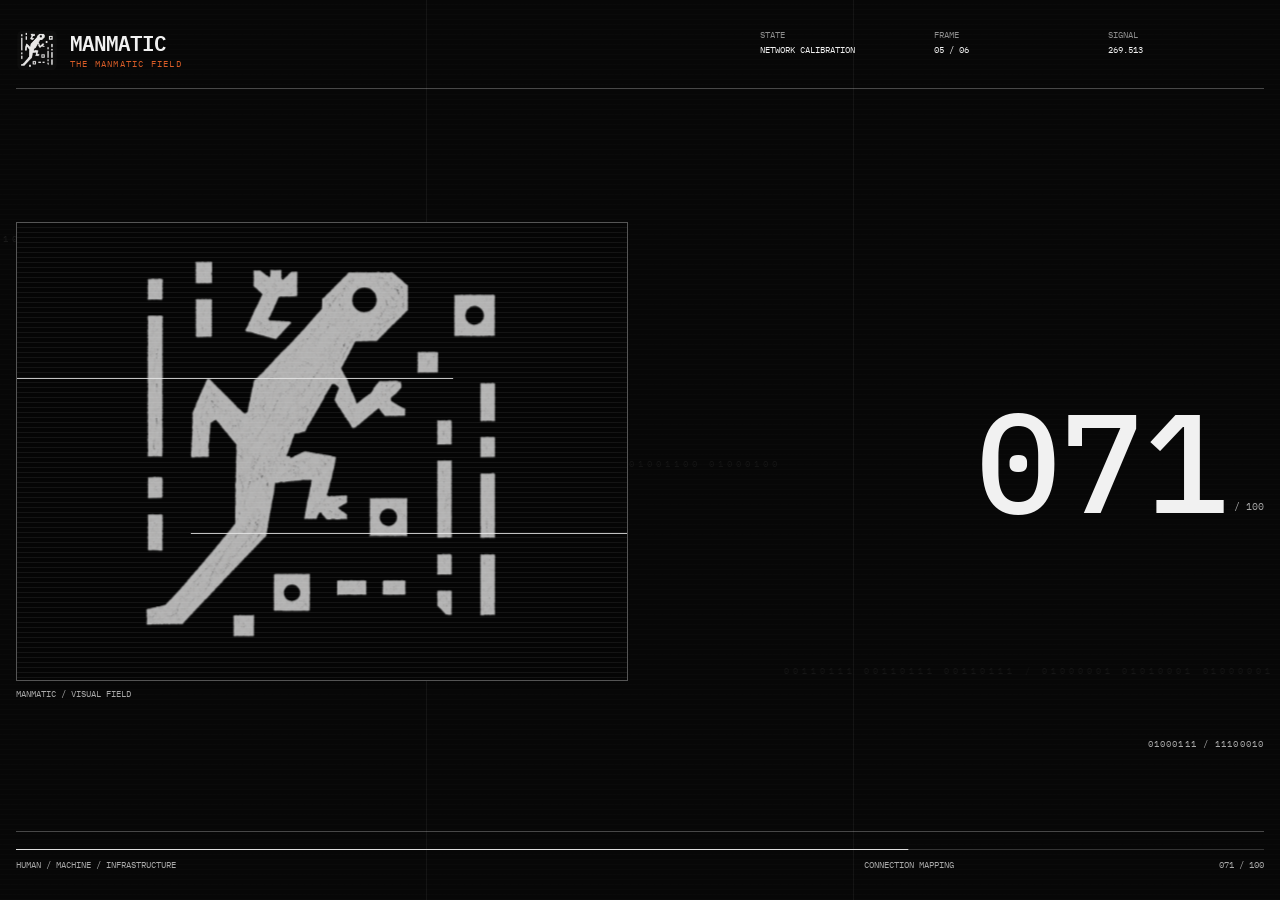
<file: index.html>
<!DOCTYPE html>
<html lang="en">
<head>
<meta charset="UTF-8">
<meta name="viewport" content="width=device-width, initial-scale=1.0">
<title>THE MANMaTIC FIELD | Human–Machine Integration Institution</title>
<meta name="description" content="ManMaTIC Institute is an independent architectural project by Ahmad Al-Hadidii, proposing a site-specific prospective institution for human–machine integration in Aqaba, Jordan.">
<meta name="keywords" content="ManMaTIC, Man Machine Technology Infrastructure Collaboration, Prospective, Ahmad Al-Hadidii, Aqaba, Jordan, human-machine integration, architecture, intelligent machines, governance">
<meta name="author" content="Ahmad Al-Hadidii">
<meta name="creator" content="Ahmad Al-Hadidii">
<meta name="publisher" content="Prospective by Ahmad Al-Hadidii">
<meta name="application-name" content="THE MANMaTIC FIELD">
<meta name="copyright" content="Ahmad Al-Hadidii / Prospective">
<meta name="robots" content="index,follow,max-snippet:-1,max-image-preview:large,max-video-preview:-1">
<meta name="theme-color" content="#070707">
<link rel="canonical" href="https://www.manmatic.institute/">

<link rel="icon" href="/favicon.ico?v=2" sizes="any">
<link rel="icon" type="image/png" sizes="16x16" href="/favicon-16x16.png?v=2">
<link rel="icon" type="image/png" sizes="32x32" href="/favicon-32x32.png?v=2">
<link rel="icon" type="image/png" sizes="48x48" href="/favicon-48x48.png?v=2">
<link rel="icon" type="image/png" sizes="192x192" href="/favicon-192x192.png?v=2">
<link rel="apple-touch-icon" sizes="180x180" href="/apple-touch-icon.png?v=2">
<link rel="manifest" href="/site.webmanifest?v=2">

<meta property="og:type" content="website">
<meta property="og:site_name" content="THE MANMaTIC FIELD">
<meta property="og:title" content="THE MANMaTIC FIELD | Human–Machine Integration Institution">
<meta property="og:description" content="An independent architectural project by Ahmad Al-Hadidii: a site-specific prospective institution for human–machine integration in Aqaba, Jordan.">
<meta property="og:url" content="https://www.manmatic.institute/">
<meta property="og:image" content="https://www.manmatic.institute/logo-white.png">
<meta property="og:locale" content="en_US">
<meta property="og:locale:alternate" content="ar_JO">

<meta name="twitter:card" content="summary">
<meta name="twitter:title" content="THE MANMaTIC FIELD | Human–Machine Integration Institution">
<meta name="twitter:description" content="An independent architectural project by Ahmad Al-Hadidii: a site-specific prospective institution for human–machine integration in Aqaba, Jordan.">
<meta name="twitter:image" content="https://www.manmatic.institute/logo-white.png">

<script type="application/ld+json">
{
  "@context": "https://schema.org",
  "@type": "CreativeWork",
  "name": "THE MANMaTIC FIELD",
  "alternateName": "ManMaTIC Human–Machine Field",
  "url": "https://www.manmatic.institute/",
  "author": {
    "@type": "Person",
    "name": "Ahmad Al-Hadidii"
  },
  "description": "ManMaTIC Institute is an independent architectural project by Ahmad Al-Hadidii and a site-specific prospective institution for human–machine integration in Aqaba, Jordan.",
  "keywords": [
    "ManMaTIC",
    "Human–Machine Integration",
    "Prospective Institution",
    "Aqaba",
    "Architectural Project",
    "Ahmad Al-Hadidii"
  ],
  "inLanguage": "en",
  "isBasedOn": {
    "@type": "Place",
    "name": "Aqaba, Jordan"
  }
}
</script>
<link rel="preconnect" href="https://fonts.googleapis.com">
<link rel="preconnect" href="https://fonts.gstatic.com" crossorigin>
<link href="https://fonts.googleapis.com/css2?family=IBM+Plex+Mono:wght@400;500;600&family=IBM+Plex+Sans:wght@400;500;600&display=swap" rel="stylesheet">
<link rel="stylesheet" href="./styles.css?v=47">
</head>
<body>
<div id="bg"></div>
<canvas id="canvas"></canvas>
<div class="noise"></div>
<div class="scan"></div>

<div id="loading" class="portfolio-loader" role="status" aria-label="Initializing the ManMaTIC project field">
  <p class="visually-hidden" id="loading-announcement" aria-live="polite">ManMaTIC project field initialization in progress.</p>
  <div class="l-binary" aria-hidden="true">
    <span class="l-binary-stream l-binary-one">01001101 01000001 01001110 01001101 01000001 01010100 01001001 01000011</span>
    <span class="l-binary-stream l-binary-two">00110111 00110111 00110111 / 01000001 01010001 01000001 01000010 01000001</span>
    <span class="l-binary-stream l-binary-three">01000011 01001111 01010010 01000101 / 01000110 01001001 01000101 01001100 01000100</span>
  </div>
  <div class="l-grid" aria-hidden="true">
    <header class="l-header">
      <div class="l-identity">
        <img class="l-mark" src="./logo-white.png" width="1536" height="1536" alt="" aria-hidden="true">
        <div>
          <p class="l-brand" id="loading-name">MANMATIC</p>
          <p class="l-kicker">THE MANMATIC FIELD</p>
        </div>
      </div>
      <dl>
        <div><dt>STATE</dt><dd id="loading-state">SYSTEM INITIALIZATION</dd></div>
        <div><dt>FRAME</dt><dd id="loading-frame">01 / 06</dd></div>
        <div><dt>SIGNAL</dt><dd id="loading-signal">000.000</dd></div>
      </dl>
    </header>

    <div class="l-field">
      <figure class="l-preview">
        <div class="l-preview-image">
          <img src="./logo-white.png" width="1536" height="1536" alt="">
          <span class="l-preview-scan"></span>
          <span class="l-preview-slice l-preview-slice-one"></span>
          <span class="l-preview-slice l-preview-slice-two"></span>
        </div>
        <figcaption><span>MANMATIC / VISUAL FIELD</span></figcaption>
      </figure>
      <div class="l-counter"><span id="loading-progress">000</span><small>/ 100</small></div>
      <p class="l-active-binary" id="loading-active-binary">00000000 / 00000000</p>
    </div>

    <footer class="l-footer">
      <div class="l-progress-track"><span id="loading-progress-bar"></span></div>
      <div class="l-footer-meta">
        <p>HUMAN / MACHINE / INFRASTRUCTURE</p>
        <p id="loading-phase">ARCHIVE ACCESS</p>
        <p><span id="loading-progress-secondary">000</span> / 100</p>
      </div>
    </footer>
  </div>
</div>

<div id="hdr">
  <div id="hdr-left">
    <div class="brand-wrap">
      <a class="brand-project-link" href="https://www.ahmadalhadidii.manmatic.institute/project.html?project=project-01" target="_blank" rel="noopener noreferrer" aria-label="Open the ManMaTIC project in Ahmad Alhadidii's portfolio">
        <img class="brand-mark" src="./logo-white.png" width="1536" height="1536" alt="" aria-hidden="true">
        <h1 class="brand">MANMATIC</h1>
      </a>
      <div class="brand-mini">Man . Machine . Technology . Infrastructure - Collaboration</div>
    </div>
    <div class="brand-sub"><a class="portfolio-link" href="https://www.ahmadalhadidii.manmatic.institute/" target="_blank" rel="noopener noreferrer" aria-label="Visit Ahmad Alhadidii's architecture and design portfolio">Ahmad Alhadidii</a> - Prospective Human-Machine Integration Institute</div>
    <div id="project-strip">
      <details class="project-details">
        <summary>PROJECT INFO</summary>
        <div class="project-brief-popover">
          <div class="project-brief-title">THE MANMATIC FIELD</div>
          <p><b>ManMaTIC</b> is a site-specific institution organized around one primary aim: <b>to prepare humans to understand, train with, and work alongside intelligent machines</b> before those systems enter real operation.</p>
          <p>Through architecture, the project translates this relationship into <b>a spatial system of preparation, oversight, and gradual integration</b>.</p>
        </div>
      </details>
      <div id="legend" aria-label="Reading key">
        <div class="lg-title">READING KEY</div>
        <div class="lg-item"><span class="lg-line strong"></span>design process</div>
        <div class="lg-item"><span class="lg-line soft"></span>knowledge links</div>
        <div class="lg-item"><span class="lg-dot core"></span>ManMaTIC core</div>
        <div class="lg-item"><span class="lg-dot hub"></span>hub / evidence</div>
      </div>
    </div>
  </div>
  <div id="hdr-right">
    <button class="hbtn on" id="btn-rot">Rotate</button>
    <button class="hbtn on" id="btn-labels">Labels</button>
    <button class="hbtn" id="btn-search">Search</button>
    <button class="hbtn" id="btn-reset">Reset</button>
  </div>
</div>

<div id="srch"><input id="search-input" type="text" placeholder="Search project map..."></div>

<div id="rail">
  <div class="rail-card data-card">
    <div class="rail-title">PROJECT DEVELOPMENT DATA</div>
    <div id="stats">
      <div class="st"><div class="st-n">377</div><div class="st-l">Inputs Traced</div></div>
      <div class="st"><div class="st-n">86</div><div class="st-l">RESEARCH LINES</div></div>
      <div class="st"><div class="st-n">8419</div><div class="st-l">SIGNALS PROCESSED</div></div>
      <div class="st"><div class="st-n">401</div><div class="st-l">Conceptual Nodes</div></div>
      <div class="st"><div class="st-n">280</div><div class="st-l">Design Iterations</div></div>
      <div class="st"><div class="st-n">112</div><div class="st-l">Reviewed Boards</div></div>
      <div class="st"><div class="st-n">74</div><div class="st-l">Case-Study References</div></div>
      <div class="st"><div class="st-n">120</div><div class="st-l">Research + Technical Sources</div></div>
      <div class="st"><div class="st-n">2108</div><div class="st-l">Conceptual Connections</div></div>
    </div>
  </div>

  <div id="method" class="rail-card">
    <div class="m-title">DESIGN PROCESS</div>
    <p><b><a class="portfolio-link" href="https://www.ahmadalhadidii.manmatic.institute/" target="_blank" rel="noopener noreferrer" aria-label="Visit Ahmad Alhadidii's architecture and design portfolio">Ahmad Alhadidii</a></b> is the architectural author and final decision-maker of this project, setting direction, evaluating alternatives, and approving what enters the design. <b>Orion</b> worked as a design-thinking partner in idea development, option testing, and decision refinement. The collaboration between Ahmad and Orion reflected the <b>prospective perspective of the project</b>. As a result, every accepted line in the plan and every design decision came through discussion, critical thinking, and research before adoption, while <b>the final architectural decision always remained Ahmad's</b>.</p>
  </div>
</div>

<div id="filter-wrap">
  <button class="f-arrow" id="filter-prev">&lt;</button>
  <div id="filters"></div>
  <button class="f-arrow" id="filter-next">&gt;</button>
</div>
<div id="filter-note"><b>Every node in the graph</b> reflects the impact of <b>design decisions</b> discussed throughout the process. <b>Every line in the plan</b>, and <b>every idea within the project</b>, emerged through <b>critical thinking, research, questioning, and refinement</b>, turning the graph into a <b>visible evidence trail</b> of the <b>design process</b>.</div>

<div id="mobilePanelBar">
  <div class="mp-title" id="mp-title"></div>
  <button class="mp-close" type="button" aria-label="Close popup">x</button>
  <div class="mp-tag" id="mp-tag"></div>
</div>

<div id="panel">
  <div class="p-head" id="p-drag-handle">
    <div class="p-head-main">
      <div class="p-title" id="p-title"></div>
      <button class="p-close" id="p-close" type="button" aria-label="Close popup">x</button>
    </div>
    <div class="p-tag" id="p-tag"></div>
  </div>
  <div class="p-scroll" id="p-scroll">
    <div class="p-prev" id="p-prev"></div>
    <div class="p-meta" id="p-meta"></div>
  </div>
</div>

<div id="nodeModal">ل
  <div id="nodeModalHead">
    <div class="nm-left">
      <div id="nm-title"></div>
      <div id="nm-tag"></div>
    </div>
    <button id="nm-close" type="button" aria-label="Close popup">x</button>
  </div>
  <div id="nodeModalScroll">
    <div id="nm-body"></div>
    <div id="nm-meta"></div>
  </div>
</div>

<div class="credit">
  <a class="author-mark" href="https://www.ahmadalhadidii.manmatic.institute/" target="_blank" rel="noopener noreferrer" aria-label="Visit Ahmad Alhadidii's portfolio">AHMAD ALHADIDII</a>
  <span class="field-credit">THE MANMaTIC FIELD</span>
</div>
<script src="./scripts.js?v=30"></script>
<script src="./scripts.competition.upgrade.js?v=40"></script>
</body>
</html>
</file>
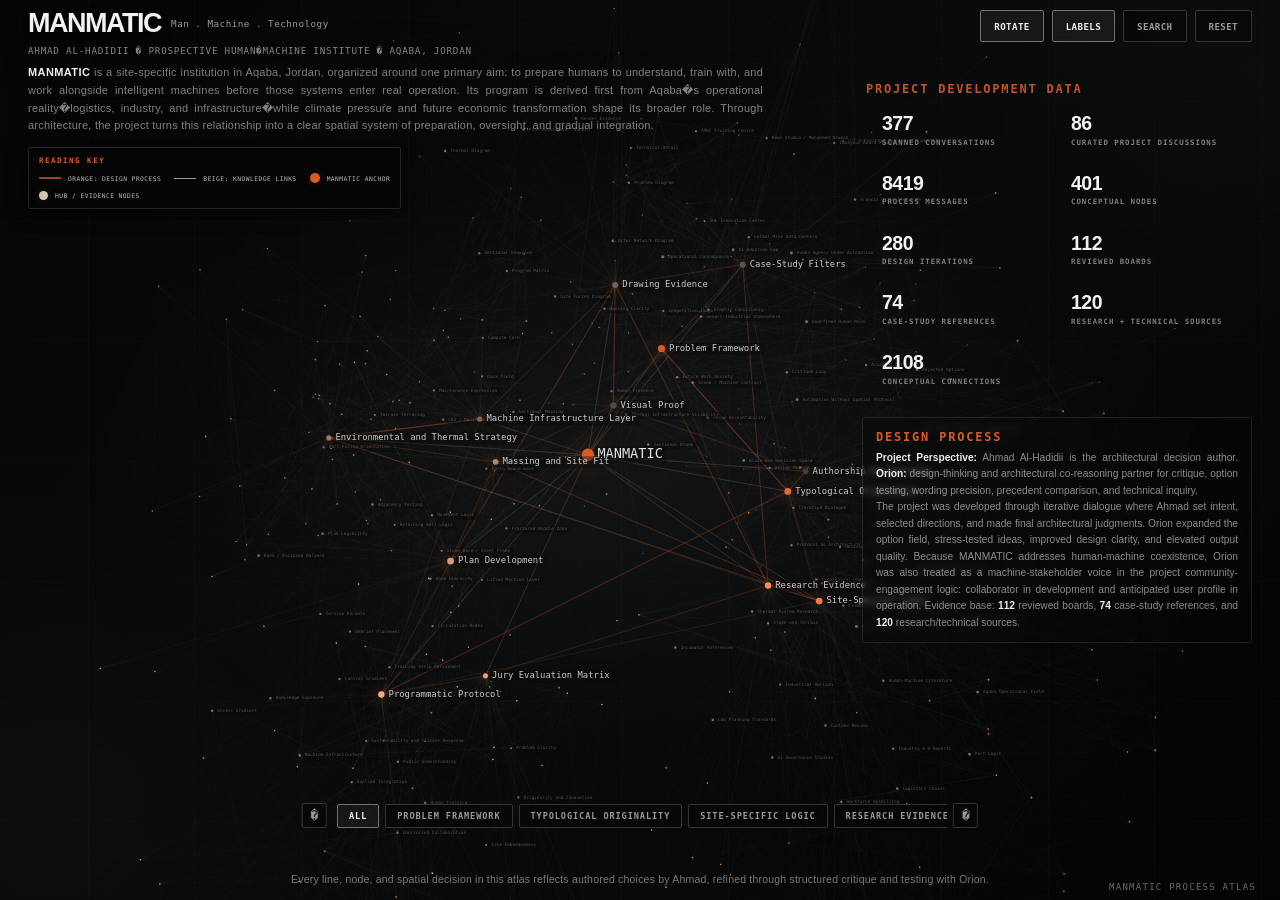
<file: Index-old-color.html>
<!DOCTYPE html>
<html lang="en">
<head>
<meta charset="UTF-8"><meta name="viewport" content="width=device-width, initial-scale=1.0">
<title>MANMATIC PROCESS ATLAS</title>
<link rel="stylesheet" href="./styles.css"></head>
<body><div id="bg"></div><canvas id="canvas"></canvas><div class="noise"></div><div class="scan"></div>
<div id="loading"><div class="l-brand">MANMATIC</div><div class="l-sub">MANMATIC PROCESS ATLAS</div><div class="l-bar"><div class="l-fill"></div></div><div class="l-count">377 conversations � 416 nodes � 2108 connections</div></div>
<div id="hdr"><div id="hdr-left"><div class="brand-wrap"><div class="brand">MANMATIC</div><div class="brand-mini">Man . Machine . Technology</div></div><div class="brand-sub">Ahmad Al-Hadidii � Prospective Human�Machine Institute � Aqaba, Jordan</div><div class="brand-desc"><b>MANMATIC</b> is a site-specific institution in Aqaba, Jordan, organized around one primary aim: to prepare humans to understand, train with, and work alongside intelligent machines before those systems enter real operation. Its program is derived first from Aqaba�s operational reality�logistics, industry, and infrastructure�while climate pressure and future economic transformation shape its broader role. Through architecture, the project turns this relationship into a clear spatial system of preparation, oversight, and gradual integration.</div><div id="legend"><div class="lg-title">Reading Key</div><div class="lg-item"><span class="lg-line strong"></span>orange: design process</div><div class="lg-item"><span class="lg-line soft"></span>beige: knowledge links</div><div class="lg-item"><span class="lg-dot core"></span>manmatic anchor</div><div class="lg-item"><span class="lg-dot hub"></span>hub / evidence nodes</div></div></div><div id="hdr-right"><button class="hbtn on" id="btn-rot" onclick="toggleRot()">Rotate</button><button class="hbtn on" id="btn-labels" onclick="toggleLabels()">Labels</button><button class="hbtn" onclick="toggleSrch()">Search</button><button class="hbtn" onclick="resetAll()">Reset</button></div></div>

<div id="srch"><input type="text" placeholder="Search project map..." oninput="doSearch(this.value)"/></div>
<div id="rail">
  <div class="rail-card data-card">
    <div class="rail-title">PROJECT DEVELOPMENT DATA</div>
    <div id="stats">
    <div class="st"><div class="st-n">377</div><div class="st-l">Scanned Conversations</div></div>
    <div class="st"><div class="st-n">86</div><div class="st-l">Curated Project Discussions</div></div>
    <div class="st"><div class="st-n">8419</div><div class="st-l">Process Messages</div></div>
    <div class="st"><div class="st-n">401</div><div class="st-l">Conceptual Nodes</div></div>
    <div class="st"><div class="st-n">280</div><div class="st-l">Design Iterations</div></div>
    <div class="st"><div class="st-n">112</div><div class="st-l">Reviewed Boards</div></div>
    <div class="st"><div class="st-n">74</div><div class="st-l">Case-Study References</div></div>
    <div class="st"><div class="st-n">120</div><div class="st-l">Research + Technical Sources</div></div>
    <div class="st"><div class="st-n">2108</div><div class="st-l">Conceptual Connections</div></div>
    </div>
  </div>
  <div id="method" class="rail-card"><div class="m-title">DESIGN PROCESS</div><p><b>Project Perspective:</b> Ahmad Al-Hadidii is the architectural decision author. <b>Orion:</b> design-thinking and architectural co-reasoning partner for critique, option testing, wording precision, precedent comparison, and technical inquiry.</p><p>The project was developed through iterative dialogue where Ahmad set intent, selected directions, and made final architectural judgments. Orion expanded the option field, stress-tested ideas, improved design clarity, and elevated output quality. Because MANMATIC addresses human-machine coexistence, Orion was also treated as a machine-stakeholder voice in the project community-engagement logic: collaborator in development and anticipated user profile in operation. Evidence base: <b>112</b> reviewed boards, <b>74</b> case-study references, and <b>120</b> research/technical sources.</p></div>
<div id="filter-wrap"><button class="f-arrow" onclick="scrollFilters(-1)">�</button><div id="filters"></div><button class="f-arrow" onclick="scrollFilters(1)">�</button></div><div id="filter-note">Every line, node, and spatial decision in this atlas reflects authored choices by Ahmad, refined through structured critique and testing with Orion.</div><div id="mobilePanelBar"><div class="mp-title" id="mp-title"></div><button class="mp-close" type="button" aria-label="Close popup" onclick="closePanel()" ontouchend="event.stopPropagation(); closePanel();">?</button><div class="mp-tag" id="mp-tag"></div></div><div id="panel"><div class="p-head" id="p-drag-handle"><div class="p-head-main"><div class="p-title" id="p-title"></div><button class="p-close" id="p-close" type="button" aria-label="Close popup">?</button></div><div class="p-tag" id="p-tag"></div></div><div class="p-scroll" id="p-scroll"><div class="p-prev" id="p-prev"></div><div class="p-meta" id="p-meta"></div></div></div><div id="nodeModal"><div id="nodeModalHead"><div class="nm-left"><div id="nm-title"></div><div id="nm-tag"></div></div><button id="nm-close" type="button" aria-label="Close popup">?</button></div><div id="nodeModalScroll"><div id="nm-body"></div><div id="nm-meta"></div></div></div><div class="credit">MANMATIC PROCESS ATLAS</div>
<script src="./scripts-old-color.js"></script>














</body></html>
</file>
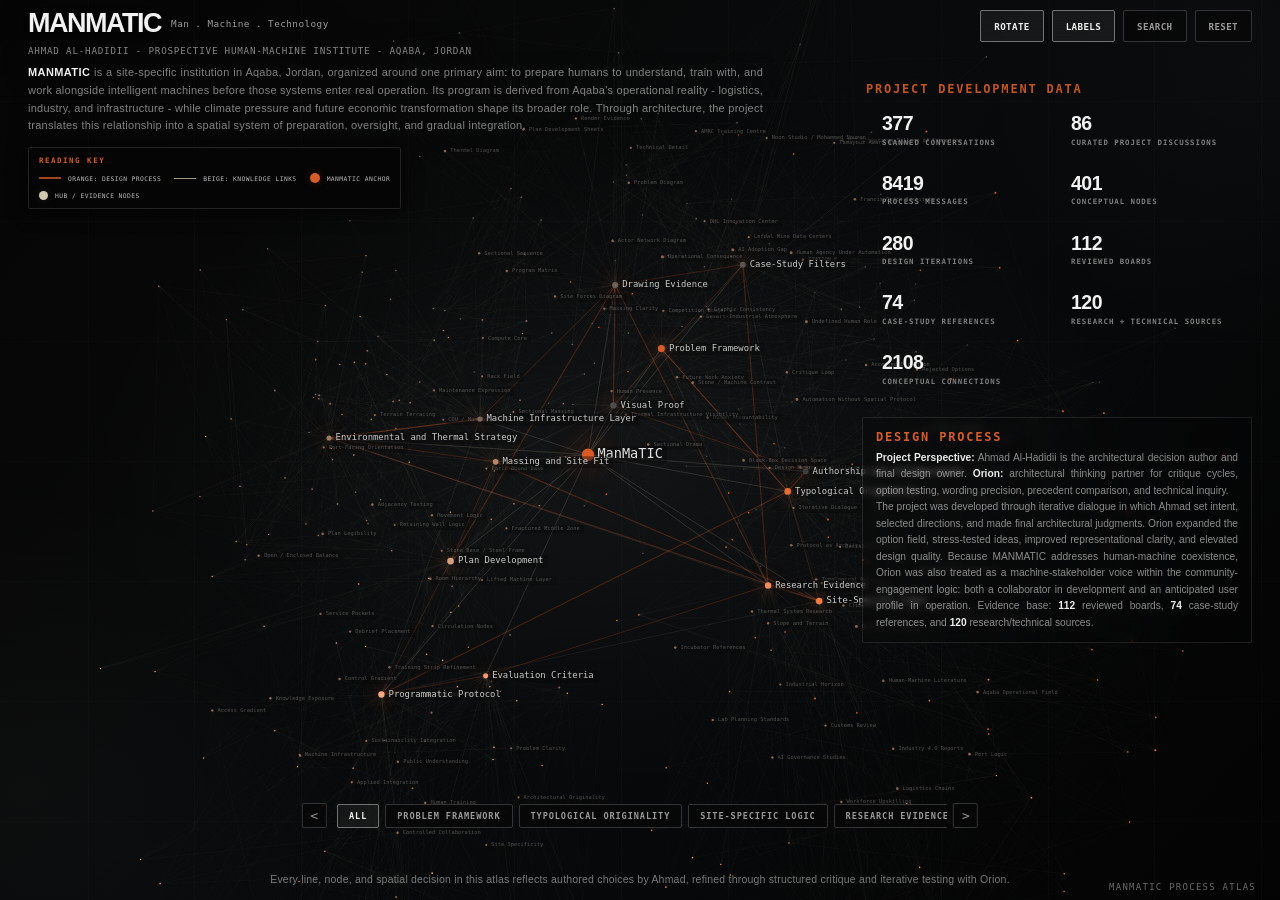
<file: index.heavy.backup.html>
<!DOCTYPE html>
<html lang="en">
<head>
<meta charset="UTF-8">
<meta name="viewport" content="width=device-width, initial-scale=1.0">
<title>MANMATIC PROCESS ATLAS</title>
<link rel="stylesheet" href="./styles.css">
</head>
<body>
<div id="bg"></div>
<canvas id="canvas"></canvas>
<div class="noise"></div>
<div class="scan"></div>

<div id="loading">
  <div class="l-brand">MANMATIC</div>
  <div class="l-sub">MANMATIC PROCESS ATLAS</div>
  <div class="l-bar"><div class="l-fill"></div></div>
  <div class="l-count">377 conversations - 416 nodes - 2108 connections</div>
</div>

<div id="hdr">
  <div id="hdr-left">
    <div class="brand-wrap">
      <div class="brand">MANMATIC</div>
      <div class="brand-mini">Man . Machine . Technology</div>
    </div>
    <div class="brand-sub">Ahmad Al-Hadidii - Prospective Human-Machine Institute - Aqaba, Jordan</div>
    <div class="brand-desc"><b>MANMATIC</b> is a site-specific institution in Aqaba, Jordan, organized around one primary aim: to prepare humans to understand, train with, and work alongside intelligent machines before those systems enter real operation. Its program is derived from Aqaba's operational reality - logistics, industry, and infrastructure - while climate pressure and future economic transformation shape its broader role. Through architecture, the project translates this relationship into a spatial system of preparation, oversight, and gradual integration.</div>
    <div id="legend">
      <div class="lg-title">Reading Key</div>
      <div class="lg-item"><span class="lg-line strong"></span>orange: design process</div>
      <div class="lg-item"><span class="lg-line soft"></span>beige: knowledge links</div>
      <div class="lg-item"><span class="lg-dot core"></span>manmatic anchor</div>
      <div class="lg-item"><span class="lg-dot hub"></span>hub / evidence nodes</div>
    </div>
  </div>
  <div id="hdr-right">
    <button class="hbtn on" id="btn-rot" onclick="toggleRot()">Rotate</button>
    <button class="hbtn on" id="btn-labels" onclick="toggleLabels()">Labels</button>
    <button class="hbtn" onclick="toggleSrch()">Search</button>
    <button class="hbtn" onclick="resetAll()">Reset</button>
  </div>
</div>

<div id="srch"><input type="text" placeholder="Search project map..." oninput="doSearch(this.value)"></div>

<div id="rail">
  <div class="rail-card data-card">
    <div class="rail-title">PROJECT DEVELOPMENT DATA</div>
    <div id="stats">
      <div class="st"><div class="st-n">377</div><div class="st-l">Scanned Conversations</div></div>
      <div class="st"><div class="st-n">86</div><div class="st-l">Curated Project Discussions</div></div>
      <div class="st"><div class="st-n">8419</div><div class="st-l">Process Messages</div></div>
      <div class="st"><div class="st-n">401</div><div class="st-l">Conceptual Nodes</div></div>
      <div class="st"><div class="st-n">280</div><div class="st-l">Design Iterations</div></div>
      <div class="st"><div class="st-n">112</div><div class="st-l">Reviewed Boards</div></div>
      <div class="st"><div class="st-n">74</div><div class="st-l">Case-Study References</div></div>
      <div class="st"><div class="st-n">120</div><div class="st-l">Research + Technical Sources</div></div>
      <div class="st"><div class="st-n">2108</div><div class="st-l">Conceptual Connections</div></div>
    </div>
  </div>

  <div id="method" class="rail-card">
    <div class="m-title">DESIGN PROCESS</div>
    <p><b>Project Perspective:</b> Ahmad Al-Hadidii is the architectural decision author and final design owner. <b>Orion:</b> architectural thinking partner for critique cycles, option testing, wording precision, precedent comparison, and technical inquiry.</p>
    <p>The project was developed through iterative dialogue in which Ahmad set intent, selected directions, and made final architectural judgments. Orion expanded the option field, stress-tested ideas, improved representational clarity, and elevated design quality. Because MANMATIC addresses human-machine coexistence, Orion was also treated as a machine-stakeholder voice within the community-engagement logic: both a collaborator in development and an anticipated user profile in operation. Evidence base: <b>112</b> reviewed boards, <b>74</b> case-study references, and <b>120</b> research/technical sources.</p>
  </div>
</div>

<div id="filter-wrap">
  <button class="f-arrow" onclick="scrollFilters(-1)">&lt;</button>
  <div id="filters"></div>
  <button class="f-arrow" onclick="scrollFilters(1)">&gt;</button>
</div>
<div id="filter-note">Every line, node, and spatial decision in this atlas reflects authored choices by Ahmad, refined through structured critique and iterative testing with Orion.</div>

<div id="mobilePanelBar">
  <div class="mp-title" id="mp-title"></div>
  <button class="mp-close" type="button" aria-label="Close popup" onclick="closePanel()" ontouchend="event.stopPropagation(); closePanel();">x</button>
  <div class="mp-tag" id="mp-tag"></div>
</div>

<div id="panel">
  <div class="p-head" id="p-drag-handle">
    <div class="p-head-main">
      <div class="p-title" id="p-title"></div>
      <button class="p-close" id="p-close" type="button" aria-label="Close popup">x</button>
    </div>
    <div class="p-tag" id="p-tag"></div>
  </div>
  <div class="p-scroll" id="p-scroll">
    <div class="p-prev" id="p-prev"></div>
    <div class="p-meta" id="p-meta"></div>
  </div>
</div>

<div id="nodeModal">
  <div id="nodeModalHead">
    <div class="nm-left">
      <div id="nm-title"></div>
      <div id="nm-tag"></div>
    </div>
    <button id="nm-close" type="button" aria-label="Close popup">x</button>
  </div>
  <div id="nodeModalScroll">
    <div id="nm-body"></div>
    <div id="nm-meta"></div>
  </div>
</div>

<div class="credit">MANMATIC PROCESS ATLAS</div>
<script src="./scripts.js"></script>
</body>
</html>
</file>
<file: styles.css>
﻿*{margin:0;padding:0;box-sizing:border-box}:root{--orange:#d85c27;--warm:#f2e8c9;--warm2:#e9dec0;--black:#2a2a2a}
html,body{width:100%;height:100%;overflow:hidden;background:#0a0a0a;color:#fff;font-family:'Roboto Mono','Inter',Consolas,monospace}
#canvas{position:fixed;inset:0;width:100vw;height:100vh;display:block}
#bg{position:fixed;inset:0;background:radial-gradient(ellipse at 28% 24%,rgba(216,92,39,.16),transparent 24%),radial-gradient(ellipse at 74% 20%,rgba(242,232,201,.08),transparent 18%),radial-gradient(ellipse at 72% 62%,rgba(216,92,39,.09),transparent 30%),radial-gradient(circle at 48% 54%,rgba(242,232,201,.028),transparent 34%),radial-gradient(circle at 50% 50%,rgba(255,255,255,.035),transparent 46%),linear-gradient(180deg,#070707 0%,#111 54%,#050505 100%);pointer-events:none}
.noise{position:fixed;inset:0;pointer-events:none;opacity:.08;mix-blend-mode:soft-light;background-image:radial-gradient(rgba(255,255,255,.5) .5px,transparent .5px);background-size:4px 4px}
.scan{position:fixed;inset:0;pointer-events:none;opacity:.04;background:repeating-linear-gradient(to bottom,transparent 0,transparent 2px,rgba(255,255,255,.9) 3px,transparent 4px)}
#loading{position:fixed;inset:0;background:#0a0a0a;display:flex;flex-direction:column;align-items:center;justify-content:center;z-index:1000;gap:18px;transition:opacity .8s}
.l-brand{font-family:'Russo One','Arial Black',sans-serif;font-size:46px;font-weight:900;letter-spacing:9px;color:#d85c27;text-shadow:0 0 70px #d85c2760;animation:pulse 2s ease-in-out infinite}
@keyframes pulse{0%,100%{text-shadow:0 0 55px #d85c2740}50%{text-shadow:0 0 110px #d85c2780}}.l-sub{font-size:10px;letter-spacing:5px;color:rgba(216,92,39,.45);text-transform:uppercase}.l-bar{width:210px;height:1px;background:rgba(216,92,39,.12);position:relative;overflow:hidden}.l-fill{position:absolute;top:0;left:0;height:100%;background:linear-gradient(90deg,transparent,#d85c27,transparent);animation:sweep 1.8s ease-in-out infinite}@keyframes sweep{0%{left:-100%;width:100%}100%{left:100%;width:100%}}.l-count{font-size:9px;letter-spacing:3px;color:rgba(255,255,255,.18);text-transform:uppercase}
#hdr{position:fixed;top:0;left:0;right:0;display:flex;align-items:flex-start;justify-content:space-between;padding:15px 28px 10px;background:linear-gradient(180deg,rgba(10,10,10,.98) 0%,rgba(10,10,10,0) 100%);z-index:100;pointer-events:none}#hdr-left{width:min(980px,calc(100vw - 545px));max-width:min(980px,calc(100vw - 545px))}
.brand-wrap{display:flex;align-items:baseline;gap:12px;flex-wrap:wrap}.brand{font-family:'Russo One','Arial Black',sans-serif;font-size:25px;font-weight:900;letter-spacing:4.6px;color:#d85c27;text-shadow:0 0 30px #d85c2755;line-height:1}.brand-mini{font-family:'Roboto Mono','Inter',Consolas,monospace;font-size:10.5px;font-weight:600;letter-spacing:2.2px;color:rgba(242,232,201,.72);text-transform:none;white-space:nowrap;text-shadow:0 0 12px rgba(242,232,201,.05)}.brand-sub{display:block;width:100%;font-size:10.5px;font-weight:400;letter-spacing:5px;color:rgba(216,92,39,.48);margin-top:7px;text-transform:uppercase;white-space:nowrap}.brand-desc{display:block;width:100%;max-width:100%;margin-top:7px;font-size:11px;line-height:1.62;letter-spacing:.24px;color:rgba(255,255,255,.50);text-align:justify;text-justify:inter-word;text-align-last:auto}.brand-desc b{color:rgba(255,255,255,.92);font-weight:800;letter-spacing:.4px}
#hdr-right{display:flex;gap:8px;align-items:center;pointer-events:all}.hbtn{background:rgba(216,92,39,.08);border:1px solid rgba(216,92,39,.2);color:rgba(216,92,39,.75);padding:7px 14px;border-radius:20px;font-size:10px;font-weight:600;letter-spacing:1px;cursor:pointer;transition:all .2s;text-transform:uppercase}.hbtn:hover,.hbtn.on{background:linear-gradient(180deg,rgba(216,92,39,.18),rgba(242,232,201,.08));border-color:rgba(216,92,39,.5);color:#f2e8c9;box-shadow:0 0 16px rgba(216,92,39,.16),0 0 20px rgba(242,232,201,.06)}
#rail{position:fixed;top:56px;right:28px;width:390px;max-height:calc(100vh - 102px);z-index:90;display:flex;flex-direction:column;gap:12px}.rail-card{width:100%;flex-shrink:0}
#stats{position:relative;display:grid;grid-template-columns:repeat(2,minmax(0,1fr));gap:10px;background:linear-gradient(180deg,rgba(10,10,10,.90),rgba(10,10,10,.42));border:1px solid rgba(216,92,39,.10);border-radius:16px;padding:12px;backdrop-filter:blur(14px)}
.st{line-height:1;min-width:0;background:linear-gradient(180deg,rgba(255,255,255,.024),rgba(255,255,255,.012));border:1px solid rgba(216,92,39,.08);border-radius:12px;padding:10px 10px 9px;box-shadow:inset 0 0 0 1px rgba(242,232,201,.015)}.st-n{font-family:'Russo One','Arial Black',sans-serif;font-size:16.8px;font-weight:800;color:rgba(242,232,201,.9);letter-spacing:-.4px;text-shadow:0 0 10px rgba(242,232,201,.10),0 0 14px rgba(216,92,39,.05)}.st-l{font-size:7px;font-weight:700;letter-spacing:1.35px;color:rgba(255,255,255,.36);margin-top:4px;text-transform:uppercase;line-height:1.12}
#filter-wrap{position:fixed;bottom:72px;left:50%;transform:translateX(-50%);z-index:110;display:flex;align-items:center;gap:6px;max-width:54vw}.f-arrow{width:25px;height:25px;border-radius:50%;border:1px solid rgba(216,92,39,.24);background:rgba(10,10,10,.78);color:rgba(216,92,39,.72);cursor:pointer;backdrop-filter:blur(10px);font-size:13px;line-height:1}.f-arrow:hover{border-color:rgba(216,92,39,.55);color:#d85c27;box-shadow:0 0 14px rgba(216,92,39,.18)}#filters{display:flex;gap:6px;overflow-x:auto;scrollbar-width:none;max-width:48vw;padding:0 4px}#filters::-webkit-scrollbar{display:none}.fpill{background:rgba(42,42,42,.70);border:1px solid rgba(216,92,39,.12);color:rgba(255,255,255,.34);padding:6px 11px;border-radius:20px;font-size:7.8px;font-weight:600;letter-spacing:.9px;cursor:pointer;transition:all .25s;white-space:nowrap;flex-shrink:0;text-transform:uppercase;backdrop-filter:blur(8px)}.fpill:hover{color:rgba(216,92,39,.9);border-color:rgba(216,92,39,.3)}.fpill.on{background:linear-gradient(180deg,rgba(216,92,39,.16),rgba(242,232,201,.06));border-color:rgba(216,92,39,.48);color:#f2e8c9;box-shadow:0 0 13px rgba(216,92,39,.12),0 0 16px rgba(242,232,201,.05)}#filter-note{position:fixed;bottom:16px;left:50%;transform:translateX(-50%);z-index:108;width:min(980px,82vw);text-align:center;font-size:10.2px;line-height:1.52;letter-spacing:.2px;color:rgba(255,255,255,.54);text-transform:none;pointer-events:none}#filter-note b{color:rgba(242,232,201,.92);font-weight:800}#legend{display:grid;grid-template-columns:repeat(3,max-content);gap:6px 10px;padding:6px 9px;margin-top:8px;border:1px solid rgba(216,92,39,.08);border-radius:12px;background:rgba(10,10,10,.36);backdrop-filter:blur(8px);width:fit-content;max-width:100%}.lg-title{grid-column:1/-1;font-family:'Russo One','Arial Black',sans-serif;font-size:6.6px;letter-spacing:1.25px;text-transform:uppercase;color:#d85c27;margin-bottom:0}.lg-item{display:flex;align-items:center;gap:5px;font-size:5.8px;letter-spacing:.65px;text-transform:uppercase;color:rgba(255,255,255,.33);white-space:nowrap}.lg-dot{width:8px;height:8px;border-radius:50%}.lg-dot.core{width:9px;height:9px;background:#d85c27;box-shadow:0 0 10px rgba(216,92,39,.20)}.lg-dot.hub{background:rgba(242,232,201,.86);box-shadow:0 0 8px rgba(242,232,201,.12)}.lg-dot.topic{width:5px;height:5px;background:rgba(255,255,255,.62)}.lg-line{width:15px;height:1px;background:rgba(242,232,201,.44)}.lg-line.strong{height:1.6px;background:rgba(216,92,39,.50)}.lg-line.soft{height:1px;background:rgba(242,232,201,.34)}
#panel{position:fixed;left:28px;bottom:94px;width:360px;height:320px;max-height:320px;background:linear-gradient(180deg,rgba(10,10,10,.95),rgba(10,10,10,.92));border:1px solid rgba(216,92,39,.16);border-radius:14px;z-index:100;display:none;backdrop-filter:blur(20px);box-shadow:0 20px 60px rgba(0,0,0,.45),0 0 24px rgba(242,232,201,.04);overflow:hidden}#panel.show{display:flex;flex-direction:column}.p-head{position:relative;z-index:3;padding:14px 18px 12px;background:linear-gradient(180deg,rgba(12,12,12,.98),rgba(12,12,12,.94));border-bottom:1px solid rgba(216,92,39,.10);border-top-left-radius:14px;border-top-right-radius:14px;flex:0 0 auto}.p-head-main{display:flex;align-items:flex-start;justify-content:space-between;gap:12px}.p-tag{font-size:9px;font-weight:800;letter-spacing:2.4px;text-transform:uppercase;color:#d85c27;margin:4px 0 0}.p-title{font-family:'Russo One','Arial Black',sans-serif;font-size:18px;font-weight:800;color:#fff;line-height:1.32;margin:0;text-shadow:0 0 16px rgba(242,232,201,.06);flex:1;min-width:0}.p-scroll{flex:1 1 auto;overflow-y:auto;overflow-x:hidden;-webkit-overflow-scrolling:touch;padding:14px 22px 20px;overscroll-behavior:contain}.p-prev{font-size:11.5px;color:rgba(255,255,255,.62);line-height:1.74;margin-bottom:14px;max-height:none;overflow:visible;padding-right:0;text-align:justify;text-justify:inter-word;text-align-last:auto}.p-meta{font-size:10px;color:rgba(242,232,201,.70);letter-spacing:1px;text-transform:uppercase;margin-top:10px;padding-bottom:4px}.p-sec{margin:0 0 11px}.p-sec:last-child{margin-bottom:0}.p-sec-h{display:block;font-size:8.6px;font-weight:800;letter-spacing:1.5px;text-transform:uppercase;color:rgba(242,232,201,.80);margin-bottom:4px}.p-sec-b{font-size:11.5px;line-height:1.7;color:rgba(255,255,255,.62)}.p-close{position:relative;flex:0 0 auto;width:24px;height:24px;border-radius:50%;background:rgba(255,255,255,.05);border:1px solid rgba(216,92,39,.14);color:rgba(255,255,255,.52);cursor:pointer;font-size:12px;display:flex;align-items:center;justify-content:center}@media (max-width:780px){#panel{left:16px;right:16px;bottom:86px;width:auto;max-height:calc(100vh - 190px)}}
#panel{position:fixed;left:28px;bottom:94px;width:360px;height:320px;max-height:320px;background:linear-gradient(180deg,rgba(10,10,10,.95),rgba(10,10,10,.92));border:1px solid rgba(216,92,39,.16);border-radius:14px;z-index:100;display:none;backdrop-filter:blur(20px);box-shadow:0 20px 60px rgba(0,0,0,.45),0 0 24px rgba(242,232,201,.04);overflow:hidden}#panel.show{display:flex;flex-direction:column}.p-head{position:relative;z-index:3;padding:14px 18px 12px;background:linear-gradient(180deg,rgba(12,12,12,.98),rgba(12,12,12,.94));border-bottom:1px solid rgba(216,92,39,.10);border-top-left-radius:14px;border-top-right-radius:14px;flex:0 0 auto}.p-head-main{display:flex;align-items:flex-start;justify-content:space-between;gap:12px}.p-tag{font-size:9px;font-weight:800;letter-spacing:2.4px;text-transform:uppercase;color:#d85c27;margin:4px 0 0}.p-title{font-family:'Russo One','Arial Black',sans-serif;font-size:18px;font-weight:800;color:#fff;line-height:1.32;margin:0;text-shadow:0 0 16px rgba(242,232,201,.06);flex:1;min-width:0}.p-scroll{flex:1 1 auto;overflow-y:auto;overflow-x:hidden;-webkit-overflow-scrolling:touch;padding:14px 22px 20px;overscroll-behavior:contain;scrollbar-width:thin;scrollbar-color:rgba(242,232,201,.56) rgba(255,255,255,.05)}.p-scroll::-webkit-scrollbar{width:10px}.p-scroll::-webkit-scrollbar-track{background:rgba(255,255,255,.05);border-radius:12px}.p-scroll::-webkit-scrollbar-thumb{background:linear-gradient(180deg,rgba(242,232,201,.78),rgba(242,232,201,.38));border-radius:12px;border:2px solid rgba(8,8,8,.72)}.p-scroll::-webkit-scrollbar-thumb:hover{background:linear-gradient(180deg,rgba(242,232,201,.9),rgba(242,232,201,.52))}.p-prev{font-size:11.5px;color:rgba(255,255,255,.62);line-height:1.74;margin-bottom:14px;max-height:none;overflow:visible;padding-right:0;text-align:justify;text-justify:inter-word;text-align-last:auto}.p-meta{font-size:10px;color:rgba(242,232,201,.70);letter-spacing:1px;text-transform:uppercase;margin-top:10px;padding-bottom:4px}.p-sec{margin:0 0 11px}.p-sec:last-child{margin-bottom:0}.p-sec-h{display:block;font-size:8.6px;font-weight:800;letter-spacing:1.5px;text-transform:uppercase;color:rgba(242,232,201,.80);margin-bottom:4px}.p-sec-b{font-size:11.5px;line-height:1.7;color:rgba(255,255,255,.62)}.p-close{position:relative;flex:0 0 auto;width:24px;height:24px;border-radius:50%;background:rgba(255,255,255,.05);border:1px solid rgba(216,92,39,.14);color:rgba(255,255,255,.52);cursor:pointer;font-size:12px;display:flex;align-items:center;justify-content:center}@media (max-width:780px){#panel{left:16px;right:16px;bottom:86px;width:auto;max-height:calc(100vh - 190px)}}
#srch{position:fixed;top:82px;left:50%;transform:translateX(-50%);z-index:140;display:none}#srch.show{display:block}#srch input{background:rgba(10,10,10,.95);border:1px solid rgba(216,92,39,.35);border-radius:24px;padding:11px 22px;color:#fff;font-size:12px;width:310px;outline:none;letter-spacing:1px;box-shadow:0 0 20px rgba(216,92,39,.1)}
#method{position:relative;width:100%;background:linear-gradient(180deg,rgba(10,10,10,.66),rgba(10,10,10,.58));border:1px solid rgba(216,92,39,.10);border-radius:14px;padding:14px 15px 12px;backdrop-filter:blur(12px);overflow:hidden;box-shadow:inset 0 0 0 1px rgba(242,232,201,.018)}#method .m-title{font-family:'Russo One','Arial Black',sans-serif;color:#d85c27;font-size:11.5px;letter-spacing:2px;text-transform:uppercase;margin:8px 0 6px}#method .m-title:first-child{margin-top:0}#method p{font-size:9.8px;line-height:1.6;color:rgba(255,255,255,.60);margin-bottom:7px;text-align:justify;text-justify:inter-word;text-align-last:auto}#method b{color:rgba(255,255,255,.82);font-weight:700}.rail-title{font-family:'Russo One','Arial Black',sans-serif;color:#d85c27;font-size:11.5px;letter-spacing:2px;text-transform:uppercase;margin:0 0 -2px 4px;opacity:.9}.credit{position:fixed;bottom:8px;right:24px;z-index:5;color:#555;font-size:9px;pointer-events:none;letter-spacing:.14em;text-transform:uppercase}


/* Responsive portrait + small-screen tuning */
@media (max-width: 900px), (max-height: 660px){
  html,body{overflow:hidden;touch-action:none}
  #hdr{padding:10px 12px 8px;background:linear-gradient(180deg,rgba(10,10,10,.97) 0%,rgba(10,10,10,.62) 70%,rgba(10,10,10,0) 100%)}
  #hdr-left{width:calc(100vw - 146px);max-width:calc(100vw - 146px)}
  .brand{font-size:18px;letter-spacing:3px}.brand-mini{font-size:7px;letter-spacing:1.2px}.brand-sub{font-size:6.8px;letter-spacing:2.1px;margin-top:5px;white-space:normal;line-height:1.25}.brand-desc{font-size:7.2px;line-height:1.38;margin-top:5px;max-height:32px;overflow:hidden;color:rgba(255,255,255,.36)}
  #legend{display:none}
  #hdr-right{position:fixed;top:8px;right:8px;display:grid;grid-template-columns:repeat(2,auto);gap:4px}.hbtn{font-size:7.2px;letter-spacing:.55px;padding:5px 8px;border-radius:14px}
  #rail{top:auto;left:10px;right:10px;bottom:58px;width:auto;max-height:155px;gap:8px;pointer-events:auto;display:flex;flex-direction:row;overflow-x:auto;overflow-y:hidden;scroll-snap-type:x mandatory;scrollbar-width:none;-webkit-overflow-scrolling:touch;padding:0 0 2px}
  #rail::-webkit-scrollbar{display:none}.rail-card{scroll-snap-align:start;width:min(84vw,430px);flex:0 0 min(84vw,430px)}.data-card{background:linear-gradient(180deg,rgba(10,10,10,.62),rgba(10,10,10,.34));border:1px solid rgba(216,92,39,.11);border-radius:14px;padding:7px 7px 8px;backdrop-filter:blur(12px)}.rail-title{display:block;font-size:8px;letter-spacing:1.45px;margin:0 0 6px 2px;white-space:nowrap;color:#d85c27;text-shadow:0 0 12px rgba(216,92,39,.18)}.data-card:after{content:"SWIPE -> DESIGN PROCESS";display:block;margin:6px 2px 0;font-size:5.7px;letter-spacing:1px;color:rgba(242,232,201,.42);text-align:right}#method{display:block;max-height:145px;overflow:auto;padding:10px 11px 9px;border-radius:14px;background:linear-gradient(180deg,rgba(10,10,10,.70),rgba(10,10,10,.50));border-color:rgba(216,92,39,.13)}#method .m-title{font-size:8.2px;letter-spacing:1.45px;margin-bottom:5px}#method p{font-size:6.9px;line-height:1.38;margin-bottom:5px;color:rgba(255,255,255,.48)}
  #stats{grid-template-columns:repeat(3,minmax(0,1fr));gap:5px;padding:0;border:none;border-radius:0;background:transparent;backdrop-filter:none}.st{padding:6px 5px 5px;border-radius:8px}.st-n{font-size:11px;letter-spacing:-.2px}.st-l{font-size:5.3px;letter-spacing:.55px;line-height:1.05;margin-top:3px}
  #filter-wrap{bottom:10px;left:8px;right:8px;transform:none;max-width:none;width:auto;gap:4px}.f-arrow{width:23px;height:23px;font-size:12px;flex:0 0 auto}#filters{max-width:none;flex:1}.fpill{font-size:6.6px;letter-spacing:.55px;padding:5px 9px}
  #filter-note{display:none}.credit{display:none}
  #srch{top:62px;width:calc(100vw - 24px)}#srch input{width:100%;font-size:10px;padding:9px 14px}
  #panel{left:10px;right:10px;bottom:58px;width:auto;max-height:min(56vh,430px);padding:16px;border-radius:13px}.p-title{font-size:15px}.p-prev{font-size:9.2px;line-height:1.55}.p-sec-b{font-size:9.2px;line-height:1.55}.p-meta{font-size:7.6px}.p-tag{font-size:7px;letter-spacing:2px}
  #loading .l-brand,.l-brand{font-size:30px;letter-spacing:5px}.l-sub{font-size:8px}.l-count{font-size:7px;max-width:80vw;text-align:center;line-height:1.4}
}
@media (max-width: 520px) and (orientation: portrait){
  #hdr{padding:9px 10px 24px}#hdr-left{width:calc(100vw - 128px);max-width:calc(100vw - 128px)}.brand{font-size:16px;letter-spacing:2.4px}.brand-mini{display:none}.brand-sub{font-size:6.1px;letter-spacing:1.4px}.brand-desc{display:none}
  #hdr-right{top:7px;right:7px}.hbtn{font-size:6.6px;padding:4px 7px}
  #rail{bottom:54px;left:8px;right:8px;max-height:158px}.rail-card{width:86vw;flex-basis:86vw}.data-card{padding:7px 7px 8px}.rail-title{font-size:7.4px;letter-spacing:1.05px;margin-bottom:6px}#method{max-height:148px;padding:10px 10px 9px}#method .m-title{font-size:7.5px}#method p{font-size:6.6px;line-height:1.34}#stats{grid-template-columns:repeat(3,minmax(0,1fr));gap:4px;padding:0}.st{padding:5px 4px}.st-n{font-size:10px}.st-l{font-size:4.9px;letter-spacing:.38px}
  #panel{bottom:54px;max-height:58vh;padding:14px}.p-close{top:10px;right:10px}.p-title{font-size:14px}.p-sec-h{font-size:6.5px}.p-sec-b{font-size:8.7px}
  .fpill{font-size:6px;padding:5px 8px}.f-arrow{width:21px;height:21px}
}
@media (max-height: 560px){
  #rail{display:none}.brand-desc{display:none}.brand-sub{display:none}#filter-wrap{bottom:8px}#panel{max-height:calc(100vh - 92px)}
}





/* v7 FINAL: fixed outer popup + always-visible header + inner scroll only */
@media (max-width: 700px) and (orientation: portrait){
  body.panel-open #hdr{opacity:.92!important;pointer-events:none!important}
  body.panel-open #rail{display:flex!important}
  body.panel-open #filter-wrap{display:flex!important}
  body.panel-open #filter-note{display:block!important}

  #panel.show{
    display:flex!important;
    flex-direction:column!important;
    position:fixed!important;
    z-index:999999!important;
    left:12px!important;
    right:12px!important;
    top:auto!important;
    bottom:calc(92px + env(safe-area-inset-bottom,0px))!important;
    width:auto!important;
    height:auto!important;
    max-height:min(42dvh,330px)!important;
    min-height:150px!important;
    padding:0!important;
    overflow:hidden!important;
    border-radius:18px!important;
    background:rgba(8,8,8,.96)!important;
    border:1px solid rgba(216,92,39,.24)!important;
    backdrop-filter:blur(18px)!important;
    -webkit-backdrop-filter:blur(18px)!important;
    box-shadow:0 18px 55px rgba(0,0,0,.68),0 0 22px rgba(216,92,39,.10)!important;
    transition:transform .2s ease,max-height .2s ease!important;
    touch-action:auto!important;
  }
  #panel.show.sheet-expanded{max-height:min(70dvh,590px)!important}
  #panel.show.dragging{transition:none!important}

  #panel.show .p-head{
    position:relative!important;
    display:block!important;
    flex:0 0 auto!important;
    top:auto!important;
    left:auto!important;
    right:auto!important;
    bottom:auto!important;
    margin:0!important;
    padding:11px 12px 10px!important;
    min-height:50px!important;
    background:linear-gradient(180deg,rgba(13,13,13,.995),rgba(13,13,13,.965))!important;
    border-bottom:1px solid rgba(216,92,39,.16)!important;
    border-radius:18px 18px 0 0!important;
    z-index:1000000!important;
    overflow:hidden!important;
    touch-action:none!important;
    -webkit-user-select:none!important;
    user-select:none!important;
  }
  #panel.show .p-head-main{
    display:flex!important;
    align-items:flex-start!important;
    justify-content:space-between!important;
    gap:10px!important;
    width:100%!important;
  }
  #panel.show .p-title{
    display:block!important;
    position:relative!important;
    flex:1 1 auto!important;
    min-width:0!important;
    margin:0!important;
    padding:0!important;
    color:#f2e8c9!important;
    font-family:'Russo One','Arial Black',sans-serif!important;
    font-size:13px!important;
    line-height:1.22!important;
    letter-spacing:.35px!important;
    white-space:normal!important;
    overflow-wrap:anywhere!important;
    text-shadow:0 0 14px rgba(242,232,201,.08)!important;
  }
  #panel.show .p-close{
    display:flex!important;
    position:relative!important;
    flex:0 0 32px!important;
    width:32px!important;
    height:32px!important;
    min-width:32px!important;
    min-height:32px!important;
    top:auto!important;
    right:auto!important;
    left:auto!important;
    bottom:auto!important;
    margin:0!important;
    padding:0!important;
    float:none!important;
    border-radius:50%!important;
    align-items:center!important;
    justify-content:center!important;
    background:rgba(216,92,39,.22)!important;
    border:1px solid rgba(216,92,39,.55)!important;
    color:#f2e8c9!important;
    font-size:17px!important;
    line-height:1!important;
    z-index:1000001!important;
    pointer-events:auto!important;
    touch-action:manipulation!important;
    -webkit-tap-highlight-color:transparent!important;
  }
  #panel.show .p-tag{
    display:block!important;
    margin:5px 38px 0 0!important;
    padding:0!important;
    color:#d85c27!important;
    font-size:6.7px!important;
    line-height:1.25!important;
    letter-spacing:1.55px!important;
    text-transform:uppercase!important;
  }
  #panel.show .p-scroll{
    display:block!important;
    flex:1 1 auto!important;
    min-height:0!important;
    padding:11px 13px 13px!important;
    overflow-y:auto!important;
    overflow-x:hidden!important;
    -webkit-overflow-scrolling:touch!important;
    overscroll-behavior:contain!important;
    touch-action:pan-y!important;
    background:rgba(0,0,0,.12)!important;
  }
  #panel.show .p-prev{font-size:9.2px!important;line-height:1.58!important;margin:0 0 10px!important;padding:0!important;color:rgba(255,255,255,.62)!important}
  #panel.show .p-sec{margin:0 0 12px!important}
  #panel.show .p-sec-h{font-size:6.5px!important;line-height:1.3!important;letter-spacing:1.35px!important;margin-bottom:5px!important;color:rgba(242,232,201,.80)!important}
  #panel.show .p-sec-b{font-size:9.1px!important;line-height:1.58!important;color:rgba(255,255,255,.62)!important}
  #panel.show .p-meta{font-size:7.3px!important;line-height:1.4!important;margin:8px 0 0!important;padding:0 0 4px!important;color:rgba(242,232,201,.66)!important}
}



/* v8 HARD FIX: separate fixed mobile header outside the scroll body */
#mobilePanelBar{display:none}
@media (max-width:700px) and (orientation:portrait){
  :root{--popup-bottom:calc(84px + env(safe-area-inset-bottom,0px));--popup-body-h:clamp(210px,34dvh,285px)}
  body.panel-open #rail{display:flex!important}
  body.panel-open #filter-wrap{display:flex!important}
  body.panel-open #filter-note{display:block!important}

  body.panel-open #mobilePanelBar{
    display:block!important;
    position:fixed!important;
    left:12px!important;
    right:12px!important;
    bottom:calc(var(--popup-bottom) + var(--popup-body-h))!important;
    height:64px!important;
    min-height:64px!important;
    z-index:2147483647!important;
    padding:11px 46px 8px 12px!important;
    background:linear-gradient(180deg,rgba(12,12,12,.995),rgba(12,12,12,.965))!important;
    border:1px solid rgba(216,92,39,.30)!important;
    border-bottom:0!important;
    border-radius:18px 18px 0 0!important;
    box-shadow:0 -8px 32px rgba(0,0,0,.55),0 0 20px rgba(216,92,39,.08)!important;
    box-sizing:border-box!important;
    pointer-events:auto!important;
    -webkit-transform:translateZ(0)!important;
    transform:translateZ(0)!important;
  }
  body.panel-open #mobilePanelBar .mp-title{
    font-family:'Russo One','Arial Black',sans-serif!important;
    color:#f2e8c9!important;
    font-size:13px!important;
    line-height:1.18!important;
    letter-spacing:.35px!important;
    white-space:nowrap!important;
    overflow:hidden!important;
    text-overflow:ellipsis!important;
    max-width:100%!important;
  }
  body.panel-open #mobilePanelBar .mp-tag{
    margin-top:6px!important;
    color:#d85c27!important;
    font-size:6.7px!important;
    line-height:1.2!important;
    letter-spacing:1.45px!important;
    text-transform:uppercase!important;
    white-space:nowrap!important;
    overflow:hidden!important;
    text-overflow:ellipsis!important;
  }
  body.panel-open #mobilePanelBar .mp-close{
    position:absolute!important;
    top:10px!important;
    right:10px!important;
    width:34px!important;
    height:34px!important;
    min-width:34px!important;
    min-height:34px!important;
    border-radius:50%!important;
    display:flex!important;
    align-items:center!important;
    justify-content:center!important;
    border:1px solid rgba(216,92,39,.58)!important;
    background:rgba(216,92,39,.24)!important;
    color:#f2e8c9!important;
    font-size:18px!important;
    line-height:1!important;
    z-index:2147483647!important;
    pointer-events:auto!important;
    touch-action:manipulation!important;
    -webkit-tap-highlight-color:transparent!important;
  }

  #panel.show{
    display:block!important;
    position:fixed!important;
    left:12px!important;
    right:12px!important;
    top:auto!important;
    bottom:var(--popup-bottom)!important;
    height:var(--popup-body-h)!important;
    max-height:var(--popup-body-h)!important;
    min-height:0!important;
    z-index:2147483646!important;
    padding:0!important;
    overflow:hidden!important;
    border-radius:0 0 18px 18px!important;
    border:1px solid rgba(216,92,39,.30)!important;
    border-top:0!important;
    background:rgba(8,8,8,.96)!important;
    backdrop-filter:blur(18px)!important;
    -webkit-backdrop-filter:blur(18px)!important;
    box-shadow:0 18px 55px rgba(0,0,0,.68),0 0 22px rgba(216,92,39,.10)!important;
    transform:none!important;
  }
  #panel.show .p-head{display:none!important}
  #panel.show .p-scroll{
    display:block!important;
    position:absolute!important;
    inset:0!important;
    width:100%!important;
    height:100%!important;
    min-height:0!important;
    box-sizing:border-box!important;
    padding:13px 14px 14px!important;
    overflow-y:scroll!important;
    overflow-x:hidden!important;
    -webkit-overflow-scrolling:touch!important;
    overscroll-behavior:contain!important;
    touch-action:pan-y!important;
    background:rgba(0,0,0,.10)!important;
  }
  #panel.show .p-prev{font-size:9.2px!important;line-height:1.58!important;margin:0 0 10px!important;color:rgba(255,255,255,.64)!important}
  #panel.show .p-sec{margin:0 0 12px!important}
  #panel.show .p-sec-h{font-size:6.5px!important;line-height:1.3!important;letter-spacing:1.35px!important;margin-bottom:5px!important;color:rgba(242,232,201,.82)!important}
  #panel.show .p-sec-b{font-size:9.1px!important;line-height:1.58!important;color:rgba(255,255,255,.64)!important}
  #panel.show .p-meta{font-size:7.3px!important;line-height:1.4!important;margin:8px 0 0!important;padding:0 0 4px!important;color:rgba(242,232,201,.66)!important}
}



/* v9 HARD FIX: one fixed popup, fixed header, manually controlled inner scroll */
@media (max-width: 700px) and (orientation: portrait){
  #mobilePanelBar{display:none!important}
  body.panel-open #rail{display:flex!important}
  body.panel-open #filter-wrap{display:flex!important}
  body.panel-open #filter-note{display:block!important}
  #panel.show{
    display:flex!important;
    flex-direction:column!important;
    position:fixed!important;
    left:12px!important;
    right:12px!important;
    top:auto!important;
    bottom:calc(92px + env(safe-area-inset-bottom,0px))!important;
    width:auto!important;
    height:min(42svh,330px)!important;
    max-height:min(42svh,330px)!important;
    min-height:210px!important;
    padding:0!important;
    margin:0!important;
    overflow:hidden!important;
    border-radius:18px!important;
    border:1px solid rgba(216,92,39,.34)!important;
    background:rgba(8,8,8,.97)!important;
    backdrop-filter:blur(18px)!important;
    -webkit-backdrop-filter:blur(18px)!important;
    box-shadow:0 18px 55px rgba(0,0,0,.70),0 0 24px rgba(216,92,39,.12)!important;
    z-index:2147483646!important;
    transform:none!important;
  }
  #panel.show.sheet-expanded{
    height:min(62svh,520px)!important;
    max-height:min(62svh,520px)!important;
  }
  #panel.show .p-head{
    display:block!important;
    position:relative!important;
    flex:0 0 auto!important;
    top:auto!important;
    left:auto!important;
    right:auto!important;
    bottom:auto!important;
    margin:0!important;
    padding:12px 12px 10px!important;
    background:linear-gradient(180deg,rgba(13,13,13,.99),rgba(9,9,9,.96))!important;
    border-bottom:1px solid rgba(216,92,39,.18)!important;
    border-radius:18px 18px 0 0!important;
    z-index:2147483647!important;
    touch-action:manipulation!important;
  }
  #panel.show .p-head-main{display:flex!important;align-items:flex-start!important;justify-content:space-between!important;gap:10px!important}
  #panel.show .p-title{
    display:block!important;
    font-size:13px!important;
    line-height:1.25!important;
    margin:0!important;
    padding:0!important;
    color:#fff!important;
    flex:1 1 auto!important;
    min-width:0!important;
    max-width:calc(100% - 42px)!important;
    overflow:hidden!important;
    text-overflow:ellipsis!important;
  }
  #panel.show .p-tag{
    display:block!important;
    font-size:6.8px!important;
    line-height:1.25!important;
    letter-spacing:1.5px!important;
    margin:6px 42px 0 0!important;
    color:#d85c27!important;
  }
  #panel.show .p-close,
  #p-close{
    position:relative!important;
    display:flex!important;
    align-items:center!important;
    justify-content:center!important;
    flex:0 0 32px!important;
    width:32px!important;
    height:32px!important;
    min-width:32px!important;
    min-height:32px!important;
    margin:0!important;
    padding:0!important;
    border-radius:50%!important;
    border:1px solid rgba(216,92,39,.62)!important;
    background:rgba(216,92,39,.26)!important;
    color:#f2e8c9!important;
    font-size:18px!important;
    line-height:1!important;
    z-index:2147483647!important;
    pointer-events:auto!important;
    touch-action:manipulation!important;
    -webkit-tap-highlight-color:transparent!important;
  }
  #panel.show .p-scroll{
    display:block!important;
    position:relative!important;
    flex:1 1 auto!important;
    inset:auto!important;
    width:100%!important;
    height:auto!important;
    min-height:0!important;
    max-height:none!important;
    box-sizing:border-box!important;
    padding:12px 14px 14px!important;
    overflow-y:auto!important;
    overflow-x:hidden!important;
    -webkit-overflow-scrolling:auto!important;
    overscroll-behavior:contain!important;
    touch-action:none!important;
    background:rgba(0,0,0,.06)!important;
  }
  #panel.show .p-prev{font-size:9.2px!important;line-height:1.58!important;margin:0 0 10px!important;padding:0!important;color:rgba(255,255,255,.66)!important}
  #panel.show .p-sec{margin:0 0 12px!important}
  #panel.show .p-sec-h{font-size:6.5px!important;line-height:1.3!important;letter-spacing:1.35px!important;margin-bottom:5px!important;color:rgba(242,232,201,.82)!important}
  #panel.show .p-sec-b{font-size:9.1px!important;line-height:1.58!important;color:rgba(255,255,255,.66)!important}
  #panel.show .p-meta{font-size:7.3px!important;line-height:1.4!important;margin:8px 0 0!important;padding:0 0 4px!important;color:rgba(242,232,201,.68)!important}
}



/* v10 final override: reliable mobile popup + visible header */
#mobilePanelBar{display:none!important}
@media (max-width:700px) and (orientation:portrait){
  body.panel-open #rail{display:flex!important; opacity:.92!important; pointer-events:auto!important}
  body.panel-open #filter-wrap{display:flex!important}
  body.panel-open #filter-note{display:block!important}
  #mobilePanelBar{display:none!important}
  #panel.show{
    display:flex!important;
    flex-direction:column!important;
    position:fixed!important;
    left:10px!important;
    right:10px!important;
    top:auto!important;
    bottom:calc(86px + env(safe-area-inset-bottom,0px))!important;
    height:min(42dvh,340px)!important;
    min-height:230px!important;
    max-height:none!important;
    width:auto!important;
    padding:0!important;
    margin:0!important;
    overflow:hidden!important;
    z-index:2147483000!important;
    border-radius:18px!important;
    background:linear-gradient(180deg,rgba(8,8,8,.98),rgba(10,10,10,.94))!important;
    border:1px solid rgba(216,92,39,.24)!important;
    box-shadow:0 20px 60px rgba(0,0,0,.72),0 0 28px rgba(216,92,39,.12)!important;
    transform:none;
  }
  #panel.show.sheet-expanded{height:min(68dvh,590px)!important;min-height:360px!important}
  #panel.show.dragging{transition:none!important}
  #panel.show .p-head,
  #panel.show #p-drag-handle{
    display:block!important;
    visibility:visible!important;
    opacity:1!important;
    position:relative!important;
    flex:0 0 auto!important;
    height:auto!important;
    min-height:58px!important;
    width:100%!important;
    padding:11px 12px 9px!important;
    margin:0!important;
    top:auto!important;
    left:auto!important;
    right:auto!important;
    bottom:auto!important;
    transform:none!important;
    z-index:2147483001!important;
    background:linear-gradient(180deg,rgba(15,15,15,1),rgba(12,12,12,.96))!important;
    border-bottom:1px solid rgba(216,92,39,.22)!important;
    border-radius:18px 18px 0 0!important;
    touch-action:none!important;
  }
  #panel.show .p-head-main{
    display:flex!important;
    align-items:flex-start!important;
    justify-content:space-between!important;
    gap:10px!important;
    width:100%!important;
  }
  #panel.show .p-title{
    display:block!important;
    visibility:visible!important;
    opacity:1!important;
    flex:1 1 auto!important;
    min-width:0!important;
    margin:0!important;
    padding:0!important;
    color:#fff!important;
    font-size:13.2px!important;
    line-height:1.22!important;
    max-height:34px!important;
    overflow:hidden!important;
  }
  #panel.show .p-tag{
    display:block!important;
    visibility:visible!important;
    opacity:1!important;
    margin:5px 38px 0 0!important;
    padding:0!important;
    color:#d85c27!important;
    font-size:6.7px!important;
    line-height:1.15!important;
    letter-spacing:1.45px!important;
    white-space:nowrap!important;
    overflow:hidden!important;
    text-overflow:ellipsis!important;
  }
  #panel.show .p-close,
  #panel.show #p-close{
    display:flex!important;
    visibility:visible!important;
    opacity:1!important;
    position:relative!important;
    flex:0 0 31px!important;
    width:31px!important;
    height:31px!important;
    min-width:31px!important;
    min-height:31px!important;
    margin:0!important;
    padding:0!important;
    top:auto!important;
    right:auto!important;
    border-radius:50%!important;
    align-items:center!important;
    justify-content:center!important;
    color:#f2e8c9!important;
    background:rgba(216,92,39,.24)!important;
    border:1px solid rgba(216,92,39,.56)!important;
    font-size:16px!important;
    line-height:1!important;
    z-index:2147483002!important;
    pointer-events:auto!important;
    touch-action:manipulation!important;
  }
  #panel.show .p-scroll,
  #panel.show #p-scroll{
    display:block!important;
    flex:1 1 auto!important;
    min-height:0!important;
    height:auto!important;
    max-height:none!important;
    overflow-y:auto!important;
    overflow-x:hidden!important;
    -webkit-overflow-scrolling:touch!important;
    touch-action:pan-y!important;
    padding:12px 13px 14px!important;
    margin:0!important;
    background:rgba(255,255,255,.018)!important;
    overscroll-behavior:contain!important;
  }
  #panel.show .p-prev{font-size:9.25px!important;line-height:1.58!important;color:rgba(255,255,255,.66)!important;margin:0 0 10px!important;padding:0!important}
  #panel.show .p-sec{margin:0 0 12px!important}
  #panel.show .p-sec-h{font-size:6.5px!important;line-height:1.3!important;letter-spacing:1.35px!important;margin-bottom:5px!important;color:rgba(242,232,201,.83)!important}
  #panel.show .p-sec-b{font-size:9.1px!important;line-height:1.58!important;color:rgba(255,255,255,.66)!important}
  #panel.show .p-meta{font-size:7.3px!important;line-height:1.4!important;margin:8px 0 0!important;padding:0 0 4px!important;color:rgba(242,232,201,.68)!important}
  #mobileZoom{display:flex!important}
}
#mobileZoom{display:none;position:fixed;right:12px;bottom:calc(16px + env(safe-area-inset-bottom,0px));z-index:2147482000;gap:7px;pointer-events:auto}
#mobileZoom button{width:34px;height:34px;border-radius:50%;border:1px solid rgba(216,92,39,.42);background:rgba(10,10,10,.82);color:#f2e8c9;font-size:19px;line-height:1;box-shadow:0 8px 26px rgba(0,0,0,.35)}


/* v11 real fix: independent mobile modal, no old popup CSS, no zoom buttons */
#nodeModal{display:none}
@media (max-width:700px) and (orientation:portrait){
  #mobileZoom{display:none!important;visibility:hidden!important;pointer-events:none!important}
  body.node-modal-open #rail{display:flex!important;opacity:.92!important}
  body.node-modal-open #filter-wrap{display:flex!important}
  body.node-modal-open #filter-note{display:block!important}
  body.node-modal-open #panel,
  body.node-modal-open #mobilePanelBar{display:none!important;visibility:hidden!important;pointer-events:none!important}
  body.node-modal-open #nodeModal{
    display:flex!important;
    flex-direction:column!important;
    position:fixed!important;
    left:10px!important;
    right:10px!important;
    bottom:calc(84px + env(safe-area-inset-bottom,0px))!important;
    height:250px!important;
    min-height:250px!important;
    max-height:250px!important;
    z-index:2147483647!important;
    border-radius:18px!important;
    overflow:hidden!important;
    background:linear-gradient(180deg,rgba(8,8,8,.98),rgba(10,10,10,.95))!important;
    border:1px solid rgba(216,92,39,.28)!important;
    box-shadow:0 18px 55px rgba(0,0,0,.72),0 0 26px rgba(216,92,39,.12)!important;
    transform:translateZ(0)!important;
    -webkit-transform:translateZ(0)!important;
    pointer-events:auto!important;
  }
  body.node-modal-open #nodeModal.nm-expanded{
    height:250px!important;
    min-height:250px!important;
    max-height:250px!important;
  }
  #nodeModalHead{
    display:flex!important;
    flex:0 0 auto!important;
    align-items:flex-start!important;
    justify-content:space-between!important;
    gap:10px!important;
    min-height:58px!important;
    padding:11px 12px 9px!important;
    background:linear-gradient(180deg,rgba(15,15,15,1),rgba(12,12,12,.97))!important;
    border-bottom:1px solid rgba(216,92,39,.22)!important;
    box-sizing:border-box!important;
    touch-action:none!important;
  }
  #nodeModal .nm-left{flex:1 1 auto!important;min-width:0!important}
  #nm-title{
    display:block!important;
    visibility:visible!important;
    color:#f2e8c9!important;
    font-family:'Russo One','Arial Black',sans-serif!important;
    font-size:13.4px!important;
    line-height:1.22!important;
    letter-spacing:.25px!important;
    max-height:34px!important;
    overflow:hidden!important;
  }
  #nm-tag{
    display:block!important;
    visibility:visible!important;
    margin-top:5px!important;
    color:#d85c27!important;
    font-size:6.8px!important;
    line-height:1.15!important;
    letter-spacing:1.45px!important;
    text-transform:uppercase!important;
    white-space:nowrap!important;
    overflow:hidden!important;
    text-overflow:ellipsis!important;
  }
  #nm-close{
    display:flex!important;
    flex:0 0 31px!important;
    width:31px!important;
    height:31px!important;
    min-width:31px!important;
    min-height:31px!important;
    margin:0!important;
    padding:0!important;
    align-items:center!important;
    justify-content:center!important;
    border-radius:50%!important;
    color:#f2e8c9!important;
    background:rgba(216,92,39,.24)!important;
    border:1px solid rgba(216,92,39,.58)!important;
    font-size:16px!important;
    line-height:1!important;
    pointer-events:auto!important;
    touch-action:manipulation!important;
  }
  #nodeModalScroll{
    flex:1 1 auto!important;
    min-height:0!important;
    overflow-y:auto!important;
    overflow-x:hidden!important;
    -webkit-overflow-scrolling:touch!important;
    overscroll-behavior:contain!important;
    touch-action:pan-y!important;
    padding:11px 13px 13px!important;
    box-sizing:border-box!important;
    background:rgba(255,255,255,.018)!important;
    scrollbar-width:thin!important;
    scrollbar-color:rgba(242,232,201,.56) rgba(255,255,255,.05)!important;
  }
  #nodeModalScroll::-webkit-scrollbar{width:10px}
  #nodeModalScroll::-webkit-scrollbar-track{background:rgba(255,255,255,.05);border-radius:12px}
  #nodeModalScroll::-webkit-scrollbar-thumb{background:linear-gradient(180deg,rgba(242,232,201,.78),rgba(242,232,201,.38));border-radius:12px;border:2px solid rgba(8,8,8,.72)}
  #nodeModalScroll::-webkit-scrollbar-thumb:hover{background:linear-gradient(180deg,rgba(242,232,201,.9),rgba(242,232,201,.52))}
  #nm-body{font-size:9.2px!important;line-height:1.58!important;color:rgba(255,255,255,.66)!important;text-align:justify!important}
  #nm-body .p-sec{margin:0 0 12px!important}
  #nm-body .p-sec-h{display:block!important;font-size:6.5px!important;line-height:1.3!important;letter-spacing:1.35px!important;margin-bottom:5px!important;color:rgba(242,232,201,.83)!important;text-transform:uppercase!important}
  #nm-body .p-sec-b{font-size:9.15px!important;line-height:1.58!important;color:rgba(255,255,255,.66)!important}
  #nm-meta{font-size:7.3px!important;line-height:1.4!important;margin:8px 0 0!important;padding:0 0 4px!important;color:rgba(242,232,201,.68)!important;letter-spacing:1px!important;text-transform:uppercase!important}
}

/* v14 Device Stability Patch */
html,body{height:100dvh;min-height:100dvh}
#canvas{height:100dvh}
@supports not (height: 100dvh){
  html,body{height:100vh;min-height:100vh}
  #canvas{height:100vh}
}
#panel,#nodeModal{max-width:calc(100vw - 16px)}

@media (max-width:1024px){
  #hdr{padding:12px 12px 8px!important}
  #hdr-left{width:min(100%,calc(100vw - 158px))!important;max-width:min(100%,calc(100vw - 158px))!important}
  #hdr-right{top:8px;right:8px;gap:5px}
  .hbtn{font-size:9px;letter-spacing:.6px;padding:6px 9px}
}

@media (max-width:900px) and (pointer:coarse), (max-height:700px) and (pointer:coarse){
  html,body{touch-action:manipulation!important}
  #rail{bottom:64px!important;max-height:32svh!important}
  #filter-wrap{left:max(8px,env(safe-area-inset-left,0px))!important;right:max(8px,env(safe-area-inset-right,0px))!important;bottom:calc(10px + env(safe-area-inset-bottom,0px))!important;width:auto!important;max-width:none!important;transform:none!important}
  #filters{max-width:none!important;flex:1 1 auto!important}
  #filter-note{display:block!important;left:max(10px,env(safe-area-inset-left,0px))!important;right:max(10px,env(safe-area-inset-right,0px))!important;width:auto!important;bottom:calc(42px + env(safe-area-inset-bottom,0px))!important;transform:none!important;font-size:11px!important;line-height:1.4!important}
  .data-card:after{content:"SWIPE -> DESIGN PROCESS"!important;font-size:8px!important;letter-spacing:.8px!important}

  body.node-modal-open #nodeModal{left:max(8px,env(safe-area-inset-left,0px))!important;right:max(8px,env(safe-area-inset-right,0px))!important;bottom:calc(76px + env(safe-area-inset-bottom,0px))!important;height:clamp(300px,58dvh,640px)!important;min-height:300px!important;max-height:640px!important}
  body.node-modal-open #nodeModal.nm-expanded{height:clamp(360px,72dvh,760px)!important;min-height:360px!important;max-height:760px!important}

  #nodeModalHead{min-height:56px!important;padding:10px 12px 8px!important}
  #nm-title{font-size:clamp(13px,3.8vw,16px)!important;line-height:1.25!important;max-height:none!important}
  #nm-tag{font-size:clamp(9px,2.6vw,11px)!important;letter-spacing:1px!important}
  #nodeModalScroll{padding:10px 12px 14px!important}
  #nm-body{font-size:clamp(12px,3.2vw,14px)!important;line-height:1.6!important}
  #nm-body .p-sec-h{font-size:clamp(9px,2.3vw,10.5px)!important;letter-spacing:1px!important}
  #nm-body .p-sec-b{font-size:clamp(12px,3.2vw,14px)!important;line-height:1.6!important}
  #nm-meta{font-size:clamp(10px,2.8vw,11.5px)!important;line-height:1.45!important}
}

@media (max-height:500px) and (orientation:landscape){
  #hdr{padding:8px 10px 6px!important}
  #rail{display:none!important}
  #filter-note{display:none!important}
  #srch{top:54px!important}
}

/* v15 Category Rail and evidence line refinement */
#filter-wrap{
  position:fixed;
}
#filter-wrap::after{
  content:"";
  position:absolute;
  left:36px;
  right:36px;
  bottom:-8px;
  height:1.8px;
  border-radius:999px;
  background:linear-gradient(
    90deg,
    rgba(216,92,39,0),
    rgba(216,92,39,.68) 16%,
    rgba(242,232,201,.84) 50%,
    rgba(216,92,39,.68) 84%,
    rgba(216,92,39,0)
  );
  pointer-events:none;
  opacity:.55;
}

.fpill{
  position:relative;
  overflow:hidden;
  color:rgba(255,255,255,.6);
}
.fpill::after{
  content:"";
  position:absolute;
  left:11px;
  right:11px;
  bottom:3px;
  height:1px;
  border-radius:999px;
  background:linear-gradient(
    90deg,
    rgba(216,92,39,0),
    rgba(216,92,39,.78) 24%,
    rgba(242,232,201,.92) 50%,
    rgba(216,92,39,.78) 76%,
    rgba(216,92,39,0)
  );
  opacity:0;
  transform:scaleX(.35);
  transform-origin:center;
  transition:opacity .24s ease, transform .24s ease;
}
.fpill:hover::after,
.fpill.on::after{
  opacity:.95;
  transform:scaleX(1);
}

#filter-note{
  padding-top:4px;
  color:rgba(255,255,255,.64);
  font-size:9.6px;
  line-height:1.45;
}
#filter-note::before{
  content:"";
  display:block;
  width:min(720px,76vw);
  height:1px;
  margin:0 auto 4px;
  background:linear-gradient(
    90deg,
    rgba(242,232,201,0),
    rgba(242,232,201,.62) 50%,
    rgba(242,232,201,0)
  );
}

@media (max-width:900px), (max-height:660px){
  #filter-wrap::after{
    left:30px;
    right:30px;
    bottom:-6px;
  }
  .fpill::after{
    left:8px;
    right:8px;
    bottom:2px;
  }
  #filter-note{
    padding-top:3px;
  }
  #filter-note::before{
    width:min(92vw,520px);
    margin:0 auto 6px;
  }
}

/* v31 data card shadow cleanup */
.data-card{
  background:transparent !important;
  border:0 !important;
  box-shadow:none !important;
  filter:none !important;
  backdrop-filter:none !important;
  -webkit-backdrop-filter:none !important;
}
.data-card .rail-title,
.data-card .st-n{
  text-shadow:none !important;
}
.data-card #stats,
.data-card .st{
  background:transparent !important;
  border:0 !important;
  box-shadow:none !important;
  filter:none !important;
}
.data-card #stats{
  backdrop-filter:none !important;
  -webkit-backdrop-filter:none !important;
}

/* v16 Process emphasis and ownership line */
.decision-note{
  margin:2px 4px 8px;
  font-size:8.6px;
  line-height:1.3;
  letter-spacing:.35px;
  color:rgba(255,255,255,.58);
  text-transform:none;
}
.decision-note b{
  color:rgba(242,232,201,.9);
}

#method p{
  margin-bottom:8px;
}
#method p b{
  color:#f2e8c9;
  font-weight:800;
}

@media (max-width:900px), (max-height:660px){
  .decision-note{
    margin:0 2px 6px;
    font-size:6.1px;
    line-height:1.28;
  }
}

/* v17 readability, spacing, and family-note cleanup */
#legend{
  gap:8px 13px;
  padding:9px 12px;
  margin-top:12px;
  border-color:rgba(216,92,39,.15);
  background:rgba(10,10,10,.52);
}
.lg-title{
  font-size:8.6px;
  letter-spacing:1.5px;
  color:rgba(216,92,39,.95);
}
.lg-item{
  gap:7px;
  font-size:8px;
  letter-spacing:.45px;
  color:rgba(255,255,255,.72);
}
.lg-line{
  width:22px;
  height:1.2px;
}
.lg-line.strong{
  height:2px;
  background:rgba(216,92,39,.75);
}
.lg-line.soft{
  height:1.4px;
  background:rgba(242,232,201,.66);
}
.lg-dot.core{
  width:10px;
  height:10px;
}
.lg-dot.hub{
  width:9px;
  height:9px;
}

#filter-wrap::after,
#filter-note::before,
.fpill::after{
  content:none !important;
  display:none !important;
}

#filter-note{
  padding-top:0 !important;
  font-size:10.6px;
  line-height:1.5;
  color:rgba(255,255,255,.72);
}

@media (min-width:901px) and (min-height:661px){
  #rail{
    top:56px;
    bottom:142px;
    max-height:none;
    overflow-y:auto;
    padding-right:6px;
  }
}

/* v18 remove mobile slider and show full overview/process blocks */
@media (max-width:900px), (max-height:660px){
  #hdr-left{
    width:calc(100vw - 128px) !important;
    max-width:calc(100vw - 128px) !important;
  }
  .brand-desc{
    display:block !important;
    max-height:none !important;
    overflow:visible !important;
    font-size:8.2px !important;
    line-height:1.45 !important;
    color:rgba(255,255,255,.52) !important;
  }

  #rail{
    top:118px !important;
    left:10px !important;
    right:10px !important;
    bottom:86px !important;
    width:auto !important;
    max-height:none !important;
    display:flex !important;
    flex-direction:column !important;
    gap:9px !important;
    overflow-y:auto !important;
    overflow-x:hidden !important;
    scroll-snap-type:none !important;
    padding:0 !important;
  }
  .rail-card{
    width:100% !important;
    flex:0 0 auto !important;
  }
  .data-card:after{
    content:none !important;
    display:none !important;
  }
  #method{
    max-height:none !important;
    overflow:visible !important;
    padding:11px 12px 10px !important;
  }
  #method p{
    font-size:7.4px !important;
    line-height:1.44 !important;
    color:rgba(255,255,255,.62) !important;
  }
}

@media (max-width:520px) and (orientation:portrait){
  .brand-desc{
    display:block !important;
  }
  #rail{
    top:116px !important;
    bottom:82px !important;
  }
}

/* v19 unified overview + data + process card */
.unified-rail .overview-copy{
  font-size:9.9px;
  line-height:1.56;
  color:rgba(255,255,255,.64);
  margin:0 2px 10px;
  text-align:justify;
  text-justify:inter-word;
}
.unified-rail .overview-copy b{
  color:rgba(242,232,201,.92);
  font-weight:800;
}
.unified-rail #method.method-inline{
  margin-top:10px;
  padding:10px 2px 0;
  background:transparent;
  border:0;
  border-top:1px solid rgba(216,92,39,.18);
  border-radius:0;
  box-shadow:none;
  overflow:visible;
}
.unified-rail #method.method-inline .m-title{
  margin:0 0 6px;
}
.unified-rail::after{
  content:none !important;
  display:none !important;
}

@media (max-width:900px), (max-height:660px){
  .unified-rail .overview-copy{
    font-size:7.5px;
    line-height:1.45;
    margin:0 1px 8px;
  }
  .unified-rail #method.method-inline{
    margin-top:8px;
    padding-top:8px;
  }
  .unified-rail #method.method-inline p{
    font-size:7.3px !important;
    line-height:1.44 !important;
    color:rgba(255,255,255,.62) !important;
  }
}

/* v20 hard lock: data + design process stacked (no slider/swipe) */
@media (max-width:900px), (max-height:660px){
  #rail{
    display:flex !important;
    flex-direction:column !important;
    overflow:hidden !important;
    scroll-snap-type:none !important;
    gap:10px !important;
  }
  .rail-card{
    width:100% !important;
    flex:0 0 auto !important;
    scroll-snap-align:none !important;
  }
  .data-card:after{
    content:none !important;
    display:none !important;
  }
  #method{
    display:block !important;
    max-height:none !important;
    overflow:visible !important;
  }
}

/* v21 keep rail fixed and lower family line slightly */
@media (max-width:900px), (max-height:660px){
  #rail{
    position:fixed !important;
    top:118px !important;
    left:10px !important;
    right:10px !important;
    bottom:92px !important;
    overflow:hidden !important;
  }
  #filter-note{
    bottom:calc(28px + env(safe-area-inset-bottom,0px)) !important;
  }
}

@media (max-width:520px) and (orientation:portrait){
  #rail{
    top:116px !important;
    bottom:90px !important;
  }
  #filter-note{
    bottom:calc(24px + env(safe-area-inset-bottom,0px)) !important;
  }
}

/* v22 final lock: fully static rail + lower family note */
@media (max-width:900px), (max-height:660px){
  #rail{
    display:flex !important;
    position:fixed !important;
    top:118px !important;
    left:10px !important;
    right:10px !important;
    bottom:94px !important;
    flex-direction:column !important;
    gap:10px !important;
    overflow:hidden !important;
    overflow-x:hidden !important;
    overflow-y:hidden !important;
    scroll-snap-type:none !important;
    -webkit-overflow-scrolling:auto !important;
    touch-action:none !important;
  }
  .rail-card{
    width:100% !important;
    flex:0 0 auto !important;
  }
  #method{
    overflow:visible !important;
    max-height:none !important;
  }
  #filter-note{
    bottom:calc(20px + env(safe-area-inset-bottom,0px)) !important;
  }
}

@media (max-width:520px) and (orientation:portrait){
  #rail{
    top:116px !important;
    bottom:92px !important;
  }
  #filter-note{
    bottom:calc(16px + env(safe-area-inset-bottom,0px)) !important;
  }
}

/* v23 absolute lock requested: rail stays fixed and non-scrollable */
#rail{
  max-height:none !important;
  overflow:hidden !important;
}
#rail .rail-card{
  flex:0 0 auto !important;
}
#method{
  max-height:none !important;
  overflow:visible !important;
}
#filter-note{
  bottom:10px !important;
}

@media (max-width:900px), (max-height:660px){
  #rail{
    position:fixed !important;
    top:118px !important;
    left:10px !important;
    right:10px !important;
    bottom:94px !important;
    max-height:none !important;
    display:flex !important;
    flex-direction:column !important;
    gap:10px !important;
    overflow:hidden !important;
    overflow-y:hidden !important;
    overflow-x:hidden !important;
    scroll-snap-type:none !important;
    touch-action:none !important;
  }
  #filter-note{
    bottom:calc(18px + env(safe-area-inset-bottom,0px)) !important;
  }
}

@media (max-width:900px) and (pointer:coarse), (max-height:700px) and (pointer:coarse){
  #rail{
    max-height:none !important;
    height:auto !important;
  }
}

/* v25 enlarge rail downwards so full design-process text is always visible */
@media (max-width:900px), (max-height:660px){
  #rail{
    top:110px !important;
    bottom:62px !important;
    overflow:hidden !important;
  }
  #method{
    padding:12px 13px 12px !important;
  }
  #filter-note{
    bottom:calc(8px + env(safe-area-inset-bottom,0px)) !important;
  }
}

@media (max-width:520px) and (orientation:portrait){
  #rail{
    top:108px !important;
    bottom:58px !important;
  }
  #filter-note{
    bottom:calc(6px + env(safe-area-inset-bottom,0px)) !important;
  }
}

/* v26 final fix: no rail scrolling on desktop + extra vertical space for process text */
@media (min-width:901px), (min-height:661px){
  #rail{
    top:56px !important;
    right:28px !important;
    bottom:54px !important;
    max-height:none !important;
    overflow:hidden !important;
    overflow-y:hidden !important;
    overflow-x:hidden !important;
    padding-right:0 !important;
  }
  #stats{
    padding:10px !important;
    gap:8px !important;
  }
  #method{
    padding:12px 13px 11px !important;
  }
  #method p{
    font-size:9.3px !important;
    line-height:1.5 !important;
    margin-bottom:0 !important;
  }
  #filter-note{
    bottom:12px !important;
  }
}

/* v29 iPhone rescue: keep only title + families + graph + popup */
@media (max-width:900px) and (pointer:coarse), (max-height:700px) and (pointer:coarse){
  html,body{
    overflow:hidden !important;
    touch-action:none !important;
  }
  #canvas{
    width:100vw !important;
    height:100dvh !important;
    touch-action:none !important;
  }
  #rail,
  #method,
  #filter-note,
  #legend,
  .brand-mini,
  .brand-desc,
  .credit{
    display:none !important;
    visibility:hidden !important;
    pointer-events:none !important;
  }
  body.panel-open #rail,
  body.node-modal-open #rail{
    display:none !important;
    visibility:hidden !important;
    pointer-events:none !important;
  }
  #hdr{
    padding:8px 10px 6px !important;
    background:linear-gradient(180deg,rgba(10,10,10,.88) 0%,rgba(10,10,10,.30) 70%,rgba(10,10,10,0) 100%) !important;
    pointer-events:none !important;
    z-index:150 !important;
  }
  #hdr-left{
    width:auto !important;
    max-width:100% !important;
  }
  .brand{
    font-size:15px !important;
    letter-spacing:2.2px !important;
  }
  .brand-sub{
    display:block !important;
    white-space:normal !important;
    font-size:6.5px !important;
    letter-spacing:1.2px !important;
    line-height:1.22 !important;
    color:rgba(216,92,39,.58) !important;
    margin-top:3px !important;
  }
  #hdr-right{
    display:grid !important;
    grid-template-columns:repeat(2,auto) !important;
    gap:4px !important;
    position:fixed !important;
    top:7px !important;
    right:7px !important;
    pointer-events:auto !important;
    z-index:230 !important;
  }
  .hbtn{
    font-size:6.6px !important;
    letter-spacing:.5px !important;
    padding:4px 7px !important;
  }
  #srch{
    display:none !important;
    top:58px !important;
    width:calc(100vw - 20px) !important;
    left:10px !important;
    right:10px !important;
    transform:none !important;
    z-index:240 !important;
  }
  #srch.show{
    display:block !important;
  }
  #srch input{
    width:100% !important;
    font-size:10px !important;
    padding:8px 12px !important;
  }
  #filter-wrap{
    position:fixed !important;
    left:max(8px,env(safe-area-inset-left,0px)) !important;
    right:max(8px,env(safe-area-inset-right,0px)) !important;
    bottom:calc(10px + env(safe-area-inset-bottom,0px)) !important;
    transform:none !important;
    width:auto !important;
    max-width:none !important;
    z-index:220 !important;
    display:flex !important;
    pointer-events:auto !important;
  }
  #filters{
    max-width:none !important;
    flex:1 1 auto !important;
    overflow-x:auto !important;
    -webkit-overflow-scrolling:touch !important;
  }
}

/* Portfolio-field alignment v12 */
:root{--field-bg:#070707;--field-text:#f2f2f2;--field-muted:#9a9a9a;--field-line:#343434;--field-line-soft:#232323;--field-grid-x:8.333vw;--field-grid-y:120px;--font-mono:'IBM Plex Mono',Consolas,monospace;--font-sans:'IBM Plex Sans',Arial,sans-serif;--ease-editorial:cubic-bezier(.22,1,.36,1)}
html,body{background:var(--field-bg)!important;color:var(--field-text);font-family:var(--font-sans)!important}
button,input,.brand-mini,.brand-sub,.lg-title,.lg-item,.rail-title,.m-title,.st-l,.fpill,.credit,.p-tag,.p-meta,.p-sec-h,#nm-tag,#nm-meta,.nm-sec-h{font-family:var(--font-mono)!important}
#bg{inset:-18px;background:repeating-linear-gradient(to right,transparent 0 calc(var(--field-grid-x) - 1px),rgba(232,236,240,.015) calc(var(--field-grid-x) - 1px) var(--field-grid-x)),repeating-linear-gradient(to bottom,transparent 0 calc(var(--field-grid-y) - 1px),rgba(232,236,240,.011) calc(var(--field-grid-y) - 1px) var(--field-grid-y)),radial-gradient(ellipse 54% 47% at 48% 51%,rgba(203,211,218,.052) 0%,rgba(150,160,170,.018) 48%,transparent 74%),radial-gradient(ellipse 35% 48% at 3% 86%,rgba(224,229,233,.025),transparent 70%),radial-gradient(ellipse 30% 42% at 97% 10%,rgba(180,190,199,.022),transparent 72%),linear-gradient(128deg,#050505 0%,#090a0b 47%,#070809 68%,#030303 100%)!important;animation:field-drift 34s ease-in-out infinite alternate;will-change:transform}
@keyframes field-drift{from{transform:translate3d(0,-8px,0)}to{transform:translate3d(0,8px,0)}}
.noise{opacity:.05!important;mix-blend-mode:soft-light!important;background-image:radial-gradient(circle,rgba(242,232,201,.24) 0 .45px,transparent .7px)!important;background-size:6px 6px!important}.scan{opacity:.009!important}

#hdr{padding:10px 28px 9px!important;border-bottom:1px solid rgba(216,92,39,.16);background:linear-gradient(90deg,rgba(7,7,7,.88) 0%,rgba(18,12,9,.68) 42%,rgba(7,7,7,.18) 72%,transparent 100%)!important;backdrop-filter:blur(4px)}
#hdr-left{width:min(980px,calc(100vw - 545px));max-width:min(980px,calc(100vw - 545px))}
.brand{font-family:var(--font-sans)!important;font-size:27px!important;font-weight:600!important;letter-spacing:-.055em!important;color:var(--field-text)!important;text-shadow:none!important}
.brand-wrap{align-items:center!important;gap:10px!important}.brand-mark{width:31px;height:31px;flex:0 0 31px;object-fit:cover;clip-path:inset(3.5% round 11%);mix-blend-mode:screen;filter:saturate(.9) contrast(1.08);opacity:.94}
.brand-mini{font-size:9px!important;font-weight:500!important;letter-spacing:.05em!important;color:var(--field-muted)!important}
.brand-sub{color:#858585!important;font-size:9px!important;letter-spacing:.08em!important;pointer-events:auto}
.portfolio-link{position:relative;color:var(--field-text)!important;text-decoration:none;pointer-events:auto;outline:none}
.portfolio-link::after{content:'';position:absolute;right:0;bottom:-2px;left:0;height:1px;background:currentColor;transform:scaleX(0);transform-origin:right;transition:transform 360ms var(--ease-editorial)}
.portfolio-link:hover::after,.portfolio-link:focus-visible::after{transform:scaleX(1);transform-origin:left}.portfolio-link:focus-visible{outline:1px solid var(--warm);outline-offset:4px}
.brand-desc{color:rgba(242,242,242,.52)!important}.brand-desc b{color:#f2f2f2!important}
#project-info{position:fixed;top:82px;left:28px;width:min(590px,calc(100vw - 520px));margin:0;pointer-events:auto;font-family:var(--font-mono);z-index:92}
#project-info summary{display:none}
#project-info summary::-webkit-details-marker{display:none}#project-info summary::before{content:'+ ';color:#d85c27}#project-info[open] summary::before{content:'− '}
#project-info summary:hover,#project-info summary:focus-visible{color:#f2f2f2}#project-info summary:focus-visible{outline:1px solid #696969;outline-offset:4px}
.project-info-body{margin:0;padding:11px 13px 12px;border:1px solid rgba(216,92,39,.14);background:linear-gradient(135deg,rgba(20,12,8,.82),rgba(7,7,7,.74) 58%,rgba(7,7,7,.56));backdrop-filter:blur(10px)}
.project-info-title{margin-bottom:5px;color:#d85c27;font:500 8px/1 var(--font-mono);letter-spacing:.12em}
#project-info .brand-desc{margin-top:0!important;font-size:9.5px!important;line-height:1.5!important}#project-info #legend{margin-top:9px!important;padding:7px 0 0!important;border:0!important;border-top:1px solid rgba(216,92,39,.12)!important;background:transparent!important;backdrop-filter:none!important}
#rail{top:82px!important;max-height:calc(100vh - 126px)!important}
#project-strip{position:fixed;top:82px;left:28px;width:min(900px,calc(100vw - 500px));min-height:34px;display:flex;align-items:center;gap:18px;padding:6px 9px 6px 11px;border:1px solid rgba(216,92,39,.13);border-left:2px solid rgba(216,92,39,.7);background:linear-gradient(90deg,rgba(24,14,9,.72),rgba(7,7,7,.48) 76%,transparent);backdrop-filter:blur(8px);pointer-events:auto;z-index:92}
.project-strip-brief{flex:0 1 auto;min-width:0;color:#969696;font:400 8px/1.2 var(--font-mono);letter-spacing:.045em;white-space:nowrap}.project-strip-brief span{margin-right:8px;color:#d85c27;font-weight:500}.project-strip-brief b{color:#f2f2f2;font-weight:500}
#project-strip #legend{display:flex!important;grid-template-columns:none!important;flex:1 1 auto;align-items:center;gap:9px!important;width:auto!important;max-width:none!important;margin:0!important;padding:0 0 0 14px!important;border:0!important;border-left:1px solid rgba(255,255,255,.1)!important;border-radius:0!important;background:transparent!important;backdrop-filter:none!important;white-space:nowrap}
#project-strip .lg-title{grid-column:auto!important;margin:0!important;font-size:6.5px!important}#project-strip .lg-item{font-size:5.8px!important;letter-spacing:.045em!important}

.hbtn,.f-arrow,.fpill{border-radius:2px!important;border-color:var(--field-line)!important;background:rgba(7,7,7,.74)!important;color:var(--field-muted)!important;box-shadow:none!important;text-shadow:none!important}
.hbtn{min-height:32px;padding:7px 13px!important;font-size:9px!important;font-weight:500!important;letter-spacing:.04em!important}
.hbtn:hover,.hbtn.on,.fpill:hover,.fpill.on,.f-arrow:hover{border-color:#727272!important;background:rgba(242,242,242,.055)!important;color:var(--field-text)!important}
#legend,#panel,#nodeModal{border-radius:2px!important;border-color:var(--field-line-soft)!important;background:rgba(7,7,7,.84)!important;box-shadow:none!important;backdrop-filter:blur(12px)}
#stats,#method,.data-card{border-radius:2px!important;border-color:rgba(255,255,255,.10)!important;background:linear-gradient(90deg,rgba(7,7,7,.34),rgba(7,7,7,.10) 72%,transparent)!important;box-shadow:none!important;backdrop-filter:blur(3px)!important}
#legend{padding:8px 10px!important}.lg-title,.rail-title,#method .m-title{color:#d85c27!important;text-shadow:none!important}
.st{border-radius:1px!important;border-color:var(--field-line-soft)!important;background:rgba(255,255,255,.018)!important;box-shadow:none!important}
.st-n{font-family:var(--font-sans)!important;font-weight:500!important;color:var(--field-text)!important;text-shadow:none!important}.st-l{color:#7e7e7e!important}
#method p{color:rgba(242,242,242,.56)!important}#method b{color:#ededed!important}
#panel,#nodeModal{border-color:var(--field-line)!important}.p-head,#nodeModalHead{border-radius:0!important;border-bottom-color:var(--field-line-soft)!important;background:#090909!important}
.p-title,#nm-title{font-family:var(--font-sans)!important;font-weight:500!important;text-shadow:none!important}.p-close,#nm-close,.mp-close{border-radius:2px!important;border-color:var(--field-line)!important;background:transparent!important}
.p-project-link-wrap{margin:0 0 16px;padding:0 0 14px;border-bottom:1px solid var(--field-line-soft)}.p-project-link{display:flex;align-items:center;justify-content:space-between;gap:14px;width:100%;min-height:44px;padding:10px 12px;border:1px solid #696969;color:#f2f2f2!important;background:rgba(242,242,242,.045);font:500 9px/1.2 var(--font-mono);letter-spacing:.08em;text-decoration:none;transition:background 240ms var(--ease-editorial),border-color 240ms var(--ease-editorial)}.p-project-link:hover,.p-project-link:focus-visible{border-color:#f2f2f2;background:rgba(242,242,242,.09);outline:none}.p-project-link span{font-size:14px}
#srch input{border-radius:2px!important;border-color:var(--field-line)!important;background:#090909!important;box-shadow:none!important;font-family:var(--font-mono)!important}
#filter-note{color:rgba(242,242,242,.48)!important}#filter-note b{color:#dedede!important}.credit{color:#666!important}

/* Project-file opening, adapted from the portfolio's ManMaTIC loader. */
.visually-hidden{position:absolute!important;width:1px!important;height:1px!important;padding:0!important;margin:-1px!important;overflow:hidden!important;clip:rect(0 0 0 0)!important;white-space:nowrap!important;border:0!important}
#loading.portfolio-loader{--loader-ratio:0;position:fixed;inset:0;z-index:1000;width:100%;height:100vh;min-height:100vh;overflow:hidden;clip-path:inset(0);display:block!important;padding:0;background:#070707!important;color:#f1f1f1;font-family:var(--font-mono)!important;opacity:1!important;transform:none;transition:clip-path 520ms var(--ease-editorial),opacity 420ms ease,transform 520ms var(--ease-editorial)!important;isolation:isolate}
#loading.portfolio-loader::before{content:'';position:absolute;inset:0;z-index:-1;background:repeating-linear-gradient(to bottom,transparent 0 4px,rgba(255,255,255,.025) 5px),linear-gradient(to right,transparent calc(33.333% - .5px),rgba(255,255,255,.08) 33.333%,transparent calc(33.333% + .5px)),linear-gradient(to right,transparent calc(66.666% - .5px),rgba(255,255,255,.08) 66.666%,transparent calc(66.666% + .5px));pointer-events:none}
#loading.portfolio-loader.is-complete{display:block!important;clip-path:inset(50% 0);opacity:0!important;transform:scaleY(1.02);pointer-events:none}
.l-grid{width:min(1480px,calc(100vw - 64px));height:100%;min-height:0;margin-inline:auto;padding-block:max(clamp(20px,2.3vw,34px),env(safe-area-inset-top)) max(clamp(20px,2.3vw,34px),env(safe-area-inset-bottom));display:grid;grid-template-rows:auto 1fr auto;gap:clamp(16px,2vw,30px)}
.l-header{padding-bottom:clamp(12px,1.3vw,18px);display:grid;grid-template-columns:minmax(0,1fr) minmax(360px,.7fr);gap:24px;border-bottom:1px solid rgba(241,241,241,.28)}
.l-brand{margin:0 0 7px;color:#f1f1f1!important;font:600 clamp(1.1rem,1.65vw,1.7rem)/.95 var(--font-mono)!important;letter-spacing:-.045em!important;text-shadow:none!important;animation:none!important}
.l-kicker{color:#a8a8a8;font-size:clamp(.58rem,.65vw,.7rem);line-height:1.2}.l-header dl{margin:0;display:grid;grid-template-columns:repeat(3,minmax(0,1fr));gap:18px}.l-header dl div{min-width:0}.l-header dt{margin-bottom:4px;color:#8d8d8d;font-size:.56rem}.l-header dd{margin:0;overflow:hidden;font-size:clamp(.56rem,.65vw,.68rem);line-height:1.25;text-overflow:ellipsis;white-space:nowrap}
.l-field{position:relative;min-height:0;display:grid;grid-template-columns:repeat(12,minmax(0,1fr));align-items:center;gap:24px}.l-preview{grid-column:1/7;align-self:center;min-width:0;margin:0}
.l-preview-image{position:relative;aspect-ratio:16/9;overflow:hidden;border:1px solid rgba(241,241,241,.34);background:#050505}.l-preview-image img{display:block;width:100%;height:100%;object-fit:contain;object-position:left center;transform-origin:left center;clip-path:inset(3.5% round 11%);mix-blend-mode:screen;opacity:calc(.20 + (var(--loader-ratio) * .78));filter:grayscale(calc(1 - var(--loader-ratio))) contrast(1.18) brightness(.92);transform:scale(calc(1.035 - (var(--loader-ratio) * .02)));transition:opacity 120ms linear,filter 120ms linear,transform 180ms linear}
.l-preview-scan{position:absolute;inset:0;background:repeating-linear-gradient(to bottom,transparent 0 4px,rgba(255,255,255,.12) 5px);mix-blend-mode:screen;animation:loader-field-scan 900ms linear infinite}.l-preview-slice{position:absolute;right:0;left:0;height:1px;background:rgba(235,235,235,.82);transform:scaleX(var(--loader-ratio));transform-origin:left}.l-preview-slice-one{top:34%}.l-preview-slice-two{top:68%;transform-origin:right}
.l-preview figcaption{padding-top:7px;display:flex;justify-content:space-between;gap:16px;color:#a8a8a8;font-size:clamp(.54rem,.6vw,.64rem)}
.l-counter{grid-column:8/13;justify-self:end;align-self:center;display:flex;align-items:flex-end;font-variant-numeric:tabular-nums;letter-spacing:-.085em;white-space:nowrap}.l-counter>span{font:500 clamp(4.5rem,11vw,11rem)/.72 var(--font-mono)}.l-counter small{margin:0 0 -.1em .7em;color:#a8a8a8;font:400 clamp(.58rem,.75vw,.78rem)/1 var(--font-mono);letter-spacing:0}.l-active-binary{position:absolute;right:0;bottom:8%;margin:0;color:#a8a8a8;font-size:.58rem;letter-spacing:.12em;font-variant-numeric:tabular-nums}
.l-footer{padding-top:clamp(12px,1.3vw,18px);border-top:1px solid rgba(241,241,241,.28)}.l-progress-track{height:1px;overflow:hidden;background:rgba(241,241,241,.18)}.l-progress-track span{display:block;width:100%;height:100%;transform:scaleX(var(--loader-ratio));transform-origin:left;background:#dedede}.l-footer-meta{padding-top:9px;display:grid;grid-template-columns:1fr 1fr auto;gap:18px;color:#a8a8a8;font-size:clamp(.56rem,.64vw,.68rem);line-height:1.3}.l-footer-meta p{margin:0}.l-footer-meta p:nth-child(2){text-align:center}
.l-binary{position:absolute;inset:0;overflow:hidden;pointer-events:none}.l-binary-stream{position:absolute;width:max-content;color:#f1f1f1;font:400 .58rem/1 var(--font-mono);letter-spacing:.42em;white-space:nowrap;opacity:.08;will-change:transform}.l-binary-one{top:26%;left:-22%;animation:binary-field-one 8s linear infinite}.l-binary-two{right:-12%;bottom:25%;opacity:.065;animation:binary-field-two 6.5s linear infinite}.l-binary-three{top:51%;left:4%;opacity:.055;animation:binary-field-one 10s linear infinite reverse}
@keyframes binary-field-one{from{transform:translate3d(-4%,0,0)}to{transform:translate3d(26%,0,0)}}@keyframes binary-field-two{from{transform:translate3d(8%,0,0)}to{transform:translate3d(-34%,0,0)}}@keyframes loader-field-scan{from{transform:translate3d(0,-7px,0)}to{transform:translate3d(0,7px,0)}}

#hdr,#project-strip,#rail,#filter-wrap,#filter-note,.credit,#canvas{transition:opacity 720ms var(--ease-editorial),transform 720ms var(--ease-editorial)!important}
body.portfolio-intro #hdr,body.portfolio-intro #project-strip,body.portfolio-intro #rail,body.portfolio-intro #filter-wrap,body.portfolio-intro #filter-note,body.portfolio-intro .credit{opacity:0!important;transform:translateY(12px)}body.portfolio-intro #canvas{opacity:.14!important;transform:scale(.985)}body.portfolio-ready #hdr{transition-delay:60ms!important}body.portfolio-ready #canvas{transition-delay:130ms!important}body.portfolio-ready #project-strip{transition-delay:180ms!important}body.portfolio-ready #rail{transition-delay:210ms!important}body.portfolio-ready #filter-wrap,body.portfolio-ready #filter-note{transition-delay:290ms!important}

@media (max-width:900px){#hdr{padding:9px 10px 8px!important;background:linear-gradient(90deg,rgba(7,7,7,.9),rgba(18,12,9,.62) 68%,transparent)!important}.brand-wrap{gap:6px!important}.brand-mark{width:22px;height:22px;flex-basis:22px}.brand{font-size:17px!important;letter-spacing:-.045em!important}.brand-mini{font-size:6.8px!important;letter-spacing:.035em!important}.brand-sub{font-size:7.2px!important;letter-spacing:.035em!important;line-height:1.35!important;color:#858585!important}#project-info{display:none!important}#project-strip{top:62px;left:10px;right:10px;width:auto;min-height:30px;gap:12px;padding:5px 8px;overflow-x:auto;scrollbar-width:none}#project-strip::-webkit-scrollbar{display:none}.project-strip-brief{font-size:7px}#project-strip #legend{flex:0 0 auto;padding-left:10px!important}.hbtn{min-width:42px;min-height:36px;padding:6px 8px!important;font-size:7.5px!important}#rail{top:auto!important;max-height:155px!important}.data-card,#method,.rail-card{border-radius:2px!important}.st{border-radius:1px!important}.fpill{min-height:32px;padding:7px 10px!important;font-size:8px!important}.f-arrow{width:34px!important;height:34px!important;min-width:34px!important}}
@media (max-width:760px){.l-grid{width:calc(100vw - 32px);padding-block:max(18px,env(safe-area-inset-top)) max(18px,env(safe-area-inset-bottom));gap:14px}.l-header{grid-template-columns:1fr;gap:14px;padding-bottom:12px}.l-header dl{grid-template-columns:repeat(2,minmax(0,1fr));gap:10px}.l-header dl div:nth-child(2){display:none}.l-field{display:block;min-height:0}.l-preview{width:100%;height:100%;display:grid;grid-template-rows:minmax(0,1fr) auto}.l-preview-image{min-height:0;max-height:46dvh;aspect-ratio:16/10}.l-counter{position:absolute;right:0;bottom:14%;padding:8px 0;background:rgba(7,7,7,.76)}.l-counter>span{font-size:clamp(3.5rem,19vw,6.6rem)}.l-active-binary{bottom:4%;font-size:.5rem}.l-footer-meta{grid-template-columns:1fr auto;gap:10px}.l-footer-meta p:first-child{display:none}.l-footer-meta p:nth-child(2){text-align:left}}
@media (max-height:560px) and (orientation:landscape){.l-grid{width:calc(100vw - 36px);padding-block:12px;gap:9px}.l-header{grid-template-columns:1fr 1fr;padding-bottom:8px}.l-preview{grid-column:1/8;width:auto}.l-preview-image{max-height:44vh}.l-counter{position:static;grid-column:8/13;background:transparent}.l-counter>span{font-size:clamp(3rem,10vw,6rem)}.l-footer{padding-top:8px}}
@media (prefers-reduced-motion:reduce){#bg,.l-binary-stream,.l-preview-scan{animation:none!important}#loading.portfolio-loader{transition:opacity 160ms linear!important}#hdr,#rail,#filter-wrap,#filter-note,.credit,#canvas{transition-duration:160ms!important;transition-delay:0s!important}}

/* Readability and type-scale pass v13 */
#hdr{background:transparent!important;border-bottom:0!important;backdrop-filter:none!important;-webkit-backdrop-filter:none!important}
#hdr-left,.brand-wrap,.brand-sub{filter:drop-shadow(0 2px 10px rgba(0,0,0,.82))}
#project-strip{border:0!important;border-left:2px solid rgba(216,92,39,.72)!important;background:transparent!important;backdrop-filter:none!important;-webkit-backdrop-filter:none!important;padding-left:10px!important}
#stats,.data-card{background:transparent!important;border:0!important;box-shadow:none!important;backdrop-filter:none!important;-webkit-backdrop-filter:none!important}
#project-strip{width:max-content!important;max-width:calc(100vw - 520px)!important;min-height:0!important;display:block!important;padding:0 0 0 10px!important}
#project-strip #legend{position:fixed!important;top:108px!important;right:auto!important;bottom:auto!important;left:28px!important;width:max-content!important;max-width:calc(100vw - 56px)!important;display:flex!important;align-items:center!important;gap:14px!important;padding:7px 0 0!important;border:0!important;border-top:1px solid rgba(216,92,39,.24)!important;background:transparent!important;backdrop-filter:none!important;-webkit-backdrop-filter:none!important}
#project-strip .lg-title{margin-right:4px!important;color:#d85c27!important}.project-strip-brief{line-height:1.35!important}
.project-details{position:relative;pointer-events:auto}.project-details summary{width:max-content;list-style:none;color:#d85c27;font:600 8.3px/1.2 var(--font-mono);letter-spacing:.1em;cursor:pointer;outline:none}.project-details summary::-webkit-details-marker{display:none}.project-details summary::before{content:'+ ';color:#f2f2f2}.project-details[open] summary::before{content:'− '}.project-details summary:hover,.project-details summary:focus-visible{color:#f2f2f2}.project-details summary:focus-visible{box-shadow:0 1px 0 #d85c27}.project-brief-popover{position:absolute;top:24px;left:0;width:min(520px,calc(100vw - 56px));max-height:220px;overflow:auto;padding:13px 15px 14px;border-left:2px solid rgba(216,92,39,.72);background:rgba(7,7,7,.93);backdrop-filter:blur(12px);box-shadow:0 18px 55px rgba(0,0,0,.42);color:#9f9f9f;font:400 10.5px/1.65 var(--font-sans);z-index:160}.project-brief-popover p{margin:0 0 8px}.project-brief-popover p:last-child{margin-bottom:0}.project-brief-popover b{color:#f2f2f2;font-weight:600}.project-brief-title{margin-bottom:7px;color:#d85c27;font:600 9px/1 var(--font-mono);letter-spacing:.12em}
.credit{display:flex!important;align-items:center;gap:9px;pointer-events:auto!important;color:#686868!important}.author-mark{padding:5px 8px 5px 9px;border-left:2px solid rgba(216,92,39,.76);background:rgba(7,7,7,.38);color:#f2f2f2!important;font:600 9px/1 var(--font-mono);letter-spacing:.035em;text-decoration:none;transition:color 220ms var(--ease-editorial),background 220ms var(--ease-editorial)}.author-mark:hover,.author-mark:focus-visible{color:#e66a31!important;background:rgba(216,92,39,.07);outline:none}.field-credit{font:500 7px/1 var(--font-mono);letter-spacing:.13em}
.l-grid{width:calc(100vw - 32px)!important;max-width:none!important}
#project-strip{left:28px!important;padding-left:0!important;border-left:0!important}
#project-strip #legend{left:28px!important;margin-left:0!important;padding-left:0!important;transform:none!important}
.brand-project-link{display:flex;align-items:center;gap:9px;color:inherit;text-decoration:none;pointer-events:auto;transition:opacity 240ms var(--ease-editorial)}
.brand-project-link:hover,.brand-project-link:focus-visible{opacity:.76;outline:none}.brand-project-link:focus-visible{box-shadow:0 1px 0 #d85c27}
.brand-sub .portfolio-link{color:#e66a31!important;font-weight:600!important;text-shadow:0 0 18px rgba(216,92,39,.18)}
.brand-mini{font-size:9.3px!important}.brand-sub{font-size:9.3px!important;line-height:1.4!important}
.hbtn{font-size:9.2px!important;font-weight:600!important}
.rail-title,#method .m-title,.lg-title,.p-sec-h,.nm-sec-h,.project-info-title,.project-strip-brief span{font-weight:600!important}
.rail-title,#method .m-title{font-size:12px!important;letter-spacing:.15em!important}
.st-n{font-size:19.5px!important;font-weight:600!important;letter-spacing:-.025em!important}
.st-l{font-size:7.4px!important;font-weight:600!important;line-height:1.25!important;letter-spacing:.13em!important}
#method p{font-size:10.2px!important;line-height:1.62!important}
.p-title,#nm-title{font-size:19px!important;font-weight:600!important}.p-sec-h,.nm-sec-h{font-size:9.3px!important}.p-sec-b,.p-prev,#nm-body{font-size:12px!important;line-height:1.68!important}.p-meta,#nm-meta{font-size:10px!important}
.project-strip-brief{font-size:8.3px!important}.project-strip-brief span{font-weight:600!important}#project-strip .lg-title{font-size:6.8px!important;font-weight:600!important}#project-strip .lg-item{font-size:6.3px!important;font-weight:500!important}
.fpill{font-size:8.6px!important;font-weight:600!important}.lg-item{font-size:6.3px!important}.lg-title{font-size:7.5px!important}
#filter-note{font-size:10.5px!important;line-height:1.52!important}

@media (max-width:900px){#hdr{background:transparent!important}.brand-mini{font-size:7.4px!important}.brand-sub{font-size:8px!important}.hbtn{font-size:8px!important}.project-strip-brief{font-size:7.5px!important}#project-strip .lg-item{font-size:6.1px!important}.st-n{font-size:13px!important}.st-l{font-size:5.9px!important}.rail-title,#method .m-title{font-size:9px!important}#method p{font-size:7.6px!important}.fpill{font-size:8px!important}.p-sec-b,.p-prev,#nm-body{font-size:11.8px!important}.p-sec-h,.nm-sec-h{font-size:9px!important}}
@media (max-width:760px){.l-counter{right:0!important;bottom:11%!important;max-width:100%!important;padding:6px 0!important}.l-counter>span{font-size:clamp(3rem,17vw,5.2rem)!important}.l-counter small{margin-left:.4em!important;margin-right:2px!important;font-size:.58rem!important}.l-active-binary{right:2px!important;bottom:3%!important}.l-preview-image{max-height:42dvh!important}}
@media (max-width:900px){#project-strip{top:64px!important;left:10px!important;right:auto!important;width:max-content!important;max-width:calc(100vw - 20px)!important;overflow:visible!important}#project-strip #legend{top:88px!important;right:10px!important;bottom:auto!important;left:10px!important;width:auto!important;max-width:none!important;overflow-x:auto!important;scrollbar-width:none!important;padding-top:6px!important}#project-strip #legend::-webkit-scrollbar{display:none}}
@media (max-width:900px){.credit{right:10px!important;bottom:8px!important}.author-mark{font-size:7.5px;padding:4px 6px}.field-credit{display:none}}
@media (max-width:900px){.project-details summary{font-size:7.5px}.project-brief-popover{width:calc(100vw - 20px);max-height:180px;font-size:10px}}
@media (max-width:900px){#project-strip{left:10px!important;padding-left:0!important}#project-strip #legend{left:10px!important;padding-left:0!important}}

/* Monochrome spatial field: adds depth without competing with the orange interface accents. */
@media (max-width:900px){:root{--field-grid-x:20vw;--field-grid-y:96px}#bg{inset:-12px}.noise{opacity:.035!important}}

/* Structural header alignment v15: project info and key follow the header flow. */
#project-strip{position:static!important;top:auto!important;right:auto!important;bottom:auto!important;left:auto!important;width:max-content!important;max-width:100%!important;margin:10px 0 0!important;padding:0!important;border:0!important;overflow:visible!important}
#project-strip #legend{position:static!important;top:auto!important;right:auto!important;bottom:auto!important;left:auto!important;width:max-content!important;max-width:100%!important;margin:10px 0 0!important;padding:7px 0 0!important;border:0!important;border-top:1px solid rgba(216,92,39,.24)!important;transform:none!important;overflow:visible!important}
@media (max-width:900px){#project-strip{margin-top:8px!important}#project-strip #legend{margin-top:8px!important;max-width:calc(100vw - 20px)!important;overflow-x:auto!important;scrollbar-width:none!important}#project-strip #legend::-webkit-scrollbar{display:none}}

/* Loader proportion and opening-banner identity v16. */
.l-preview{grid-column:1/7;width:min(100%,620px);justify-self:start}
.l-preview-image{width:100%;aspect-ratio:4/3}
.l-preview-image img{object-position:center;transform-origin:center}
.l-preview figcaption{justify-content:flex-start}
.l-identity{display:flex;align-items:center;gap:12px}
.l-mark{width:42px;height:42px;flex:0 0 42px;object-fit:cover;clip-path:inset(3.5% round 11%);mix-blend-mode:screen}
.l-identity .l-brand{margin-bottom:6px}
.l-identity .l-kicker{color:#d85c27;letter-spacing:.13em}
@media (max-width:760px){.l-mark{width:34px;height:34px;flex-basis:34px}.l-identity{gap:9px}}
@media (max-width:760px){.l-preview{display:block;width:calc(100vw - 32px);max-width:56dvh;height:auto;margin-inline:auto}.l-preview-image{height:auto;max-height:none!important;aspect-ratio:4/3!important}}
@media (max-height:560px) and (orientation:landscape){.l-field{display:grid;grid-template-columns:repeat(12,minmax(0,1fr));align-items:center}.l-preview{grid-column:1/7;width:min(54vw,58.66vh);margin-inline:0}.l-preview-image{max-height:none!important;aspect-ratio:4/3!important}.l-counter{grid-column:8/13}}
</file>
